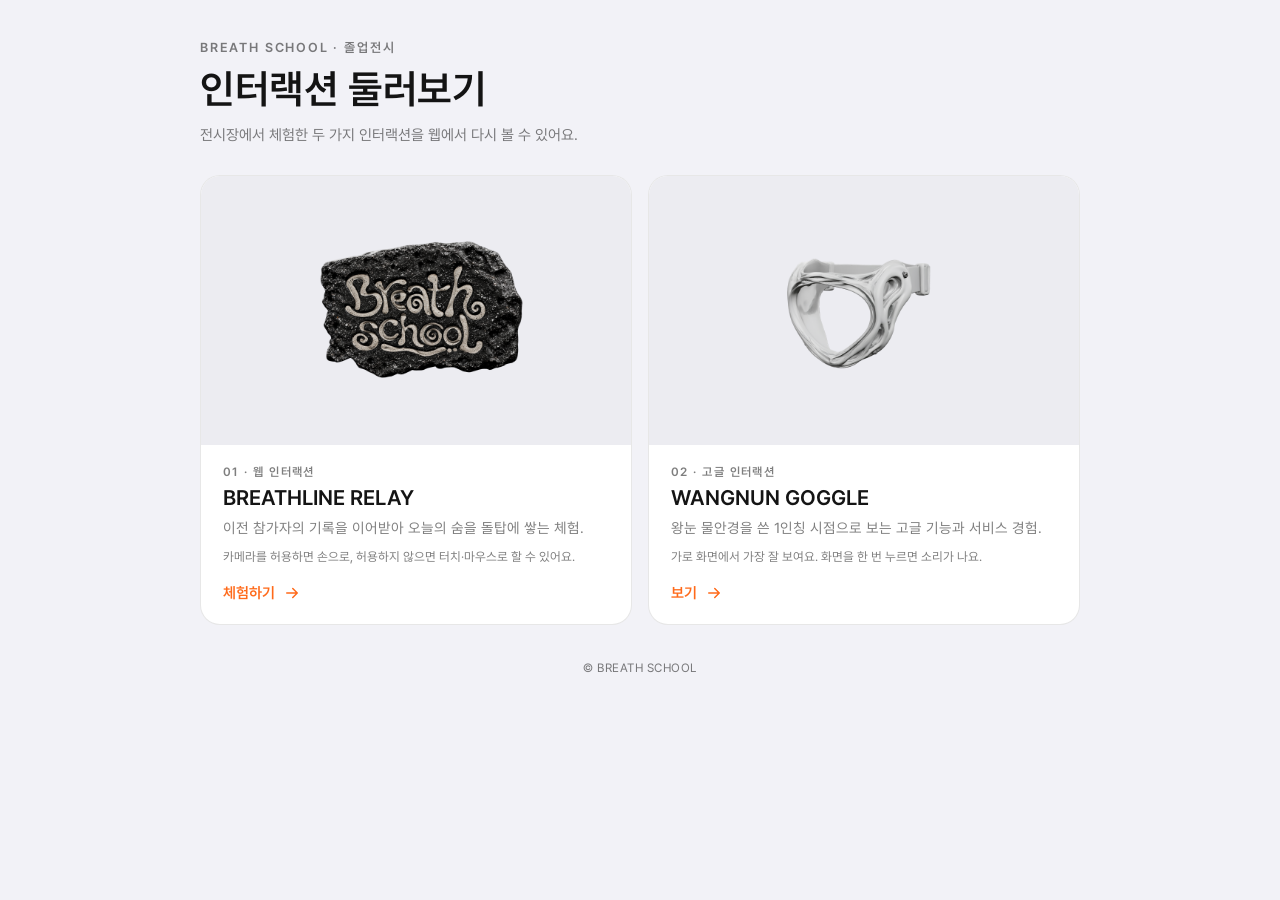
<file: index.html>
<!doctype html>
<html lang="ko">
<head>
<meta charset="utf-8">
<meta name="viewport" content="width=device-width,initial-scale=1,viewport-fit=cover">
<meta name="theme-color" content="#f2f2f7">
<title>BREATH SCHOOL · 인터랙션</title>
<meta name="description" content="BREATHLINE RELAY 웹 인터랙션과 WANGNUN 고글 인터랙션">
<style>
@font-face{font-family:P;font-weight:400;src:local("Pretendard Regular"),url(hub/Pretendard-Regular.otf) format("opentype");font-display:swap}
@font-face{font-family:P;font-weight:600;src:local("Pretendard SemiBold"),url(hub/Pretendard-SemiBold.otf) format("opentype");font-display:swap}
:root{--bg:#f2f2f7;--card:#fff;--ink:#141414;--dim:rgba(20,20,20,.55);--line:rgba(20,20,20,.1);--accent:#ff6a1a}
*{box-sizing:border-box;margin:0}
html,body{background:var(--bg);color:var(--ink)}
body{min-height:100vh;font-family:P,-apple-system,"Apple SD Gothic Neo",sans-serif;-webkit-font-smoothing:antialiased;
  padding:max(40px,env(safe-area-inset-top)) 16px max(40px,env(safe-area-inset-bottom));display:flex;flex-direction:column;align-items:center}
header{width:100%;max-width:880px;margin-bottom:28px}
.eyebrow{font-size:13px;letter-spacing:.14em;color:var(--dim);font-weight:600}
h1{margin-top:10px;font-size:clamp(26px,5vw,40px);font-weight:600;letter-spacing:-.01em;line-height:1.2}
.lead{margin-top:10px;font-size:15px;line-height:1.6;color:var(--dim)}
main{width:100%;max-width:880px;display:grid;grid-template-columns:repeat(auto-fit,minmax(280px,1fr));gap:16px}
a.card{display:flex;flex-direction:column;background:var(--card);border-radius:20px;overflow:hidden;color:inherit;text-decoration:none;
  border:1px solid var(--line);transition:transform .25s ease,box-shadow .25s ease}
a.card:hover{transform:translateY(-3px);box-shadow:0 14px 34px rgba(20,20,20,.08)}
a.card:focus-visible{outline:2px solid var(--accent);outline-offset:3px}
.thumb{aspect-ratio:16/10;background:#ececf1;display:flex;align-items:center;justify-content:center}
.thumb img{width:62%;height:auto;object-fit:contain}
.body{padding:20px 22px 22px;display:flex;flex-direction:column;gap:6px;flex:1}
.num{font-size:12px;letter-spacing:.12em;color:var(--dim);font-weight:600}
h2{font-size:21px;font-weight:600}
p.desc{font-size:14.5px;line-height:1.6;color:var(--dim)}
.go{margin-top:auto;padding-top:14px;display:flex;align-items:center;gap:8px;font-size:15px;font-weight:600;color:var(--accent)}
.go svg{width:18px;height:18px;transition:transform .25s}
a.card:hover .go svg{transform:translateX(3px)}
.tip{display:inline-block;margin-top:4px;font-size:12.5px;color:var(--dim)}
footer{margin-top:36px;font-size:12px;color:var(--dim);letter-spacing:.04em}
</style>
</head>
<body>
<header>
  <p class="eyebrow">BREATH SCHOOL · 졸업전시</p>
  <h1>인터랙션 둘러보기</h1>
  <p class="lead">전시장에서 체험한 두 가지 인터랙션을 웹에서 다시 볼 수 있어요.</p>
</header>
<main>
  <a class="card" href="web/">
    <div class="thumb"><img src="hub/web.png" alt="숨의 돌"></div>
    <div class="body">
      <p class="num">01 · 웹 인터랙션</p>
      <h2>BREATHLINE RELAY</h2>
      <p class="desc">이전 참가자의 기록을 이어받아 오늘의 숨을 돌탑에 쌓는 체험.</p>
      <span class="tip">카메라를 허용하면 손으로, 허용하지 않으면 터치·마우스로 할 수 있어요.</span>
      <span class="go">체험하기<svg viewBox="0 0 24 24" fill="none" stroke="currentColor" stroke-width="2" stroke-linecap="round" stroke-linejoin="round"><path d="M5 12h14M13 6l6 6-6 6"/></svg></span>
    </div>
  </a>
  <a class="card" href="goggle/">
    <div class="thumb"><img src="hub/goggle.png" alt="왕눈 물안경"></div>
    <div class="body">
      <p class="num">02 · 고글 인터랙션</p>
      <h2>WANGNUN GOGGLE</h2>
      <p class="desc">왕눈 물안경을 쓴 1인칭 시점으로 보는 고글 기능과 서비스 경험.</p>
      <span class="tip">가로 화면에서 가장 잘 보여요. 화면을 한 번 누르면 소리가 나요.</span>
      <span class="go">보기<svg viewBox="0 0 24 24" fill="none" stroke="currentColor" stroke-width="2" stroke-linecap="round" stroke-linejoin="round"><path d="M5 12h14M13 6l6 6-6 6"/></svg></span>
    </div>
  </a>
</main>
<footer>© BREATH SCHOOL</footer>
</body>
</html>
</file>
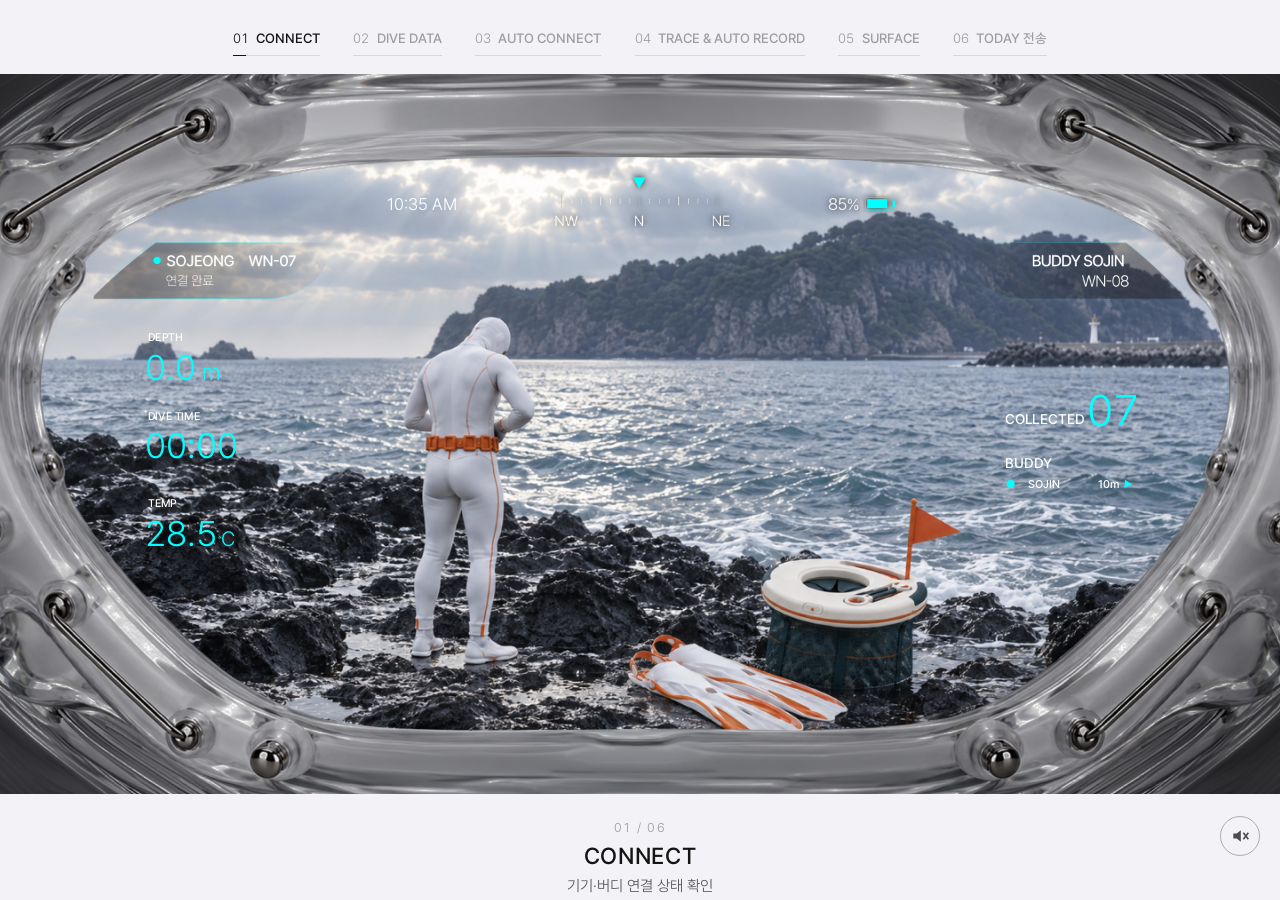
<file: goggle/index.html>
<!doctype html>
<html lang="ko">
<head>
<meta charset="utf-8">
<meta name="viewport" content="width=device-width,initial-scale=1,viewport-fit=cover,user-scalable=no">
<meta name="apple-mobile-web-app-capable" content="yes">
<meta name="apple-mobile-web-app-status-bar-style" content="default">
<meta name="theme-color" content="#f2f2f7">
<meta name="apple-mobile-web-app-title" content="WANGNUN">
<link rel="manifest" href="manifest.webmanifest">
<link rel="apple-touch-icon" href="apple-touch-icon.png">
<title>WANGNUN GOGGLE · 고글 인터랙션</title>
<link rel="stylesheet" href="style.css?v=13">
</head>
<body>
<header class="band band-top">
  <nav class="steps" id="steps" aria-label="장면 순서"></nav>
</header>

<main class="stage-wrap" id="stageWrap">
  <div class="vlayer" id="vlayer"></div>
  <div class="stage" id="stage">
    <div class="scenes" id="scenes"></div>
    <canvas class="motes" id="motes" width="1920" height="1080" aria-hidden="true"></canvas>

    <!-- 공통 HUD: 장면이 바뀌어도 그대로 이어진다 -->
    <div class="hud" aria-hidden="true">
      <p class="clock" id="clock">10:35 AM</p>
      <img class="compass" id="compass" src="assets/compass.png" alt="" style="left:812.4px;top:140px;width:295px;height:111px">
      <img class="battery" src="assets/battery.png" alt="" style="left:1227.4px;top:165px;width:132px;height:61px">

      <div class="side side-l" id="sideL">
        <p class="lab" style="top:395px">DEPTH</p>
        <p class="val" style="top:440px"><b id="vDepth">0.0</b><span class="u">m</span></p>
        <p class="lab" style="top:513px">DIVE TIME</p>
        <p class="val" style="top:558px"><b id="vDive">00:00</b></p>
        <p class="lab" style="top:643px">TEMP</p>
        <p class="val" style="top:690px"><b id="vTemp">28.5</b><span class="u deg"><small>°</small>C</span></p>
      </div>

      <div class="side side-r" id="sideR">
        <p class="lab big" style="left:1507px;top:518px">COLLECTED</p>
        <p class="val huge" style="left:1631px;top:505px"><b id="vCollected">07</b></p>
        <i class="rule" style="left:1503px;top:550px;width:194px"></i>
        <p class="lab big" style="left:1508px;top:584px">BUDDY</p>
        <i class="dot" style="left:1510px;top:609px"></i>
        <p class="lab mid" style="left:1542px;top:615px">SOJIN</p>
        <p class="lab mid" style="left:1647px;top:615px"><span id="vBuddy">10</span>m</p>
        <i class="dir" style="left:1680px;top:603px"><i class="tri" id="vDir"></i></i>
      </div>
    </div>

    <img class="frame" src="assets/frame.png" alt="" style="left:-6.6px;top:-4.9px;width:1933.2px;height:1087.6px">
  </div>
</main>

<footer class="band band-bottom">
  <p class="cap-num" id="capNum">01 / 06</p>
  <h1 class="cap-name" id="capName">CONNECT</h1>
  <p class="cap-desc" id="capDesc">기기·버디 연결 상태 확인</p>
</footer>

<button class="snd" id="snd" onclick="enableSound(!soundOn)" aria-label="소리 켜기/끄기"><i></i></button>

<script src="app.js?v=21"></script>
<script>if('serviceWorker' in navigator)addEventListener('load',()=>navigator.serviceWorker.register('sw.js'));</script>
</body>
</html>
</file>
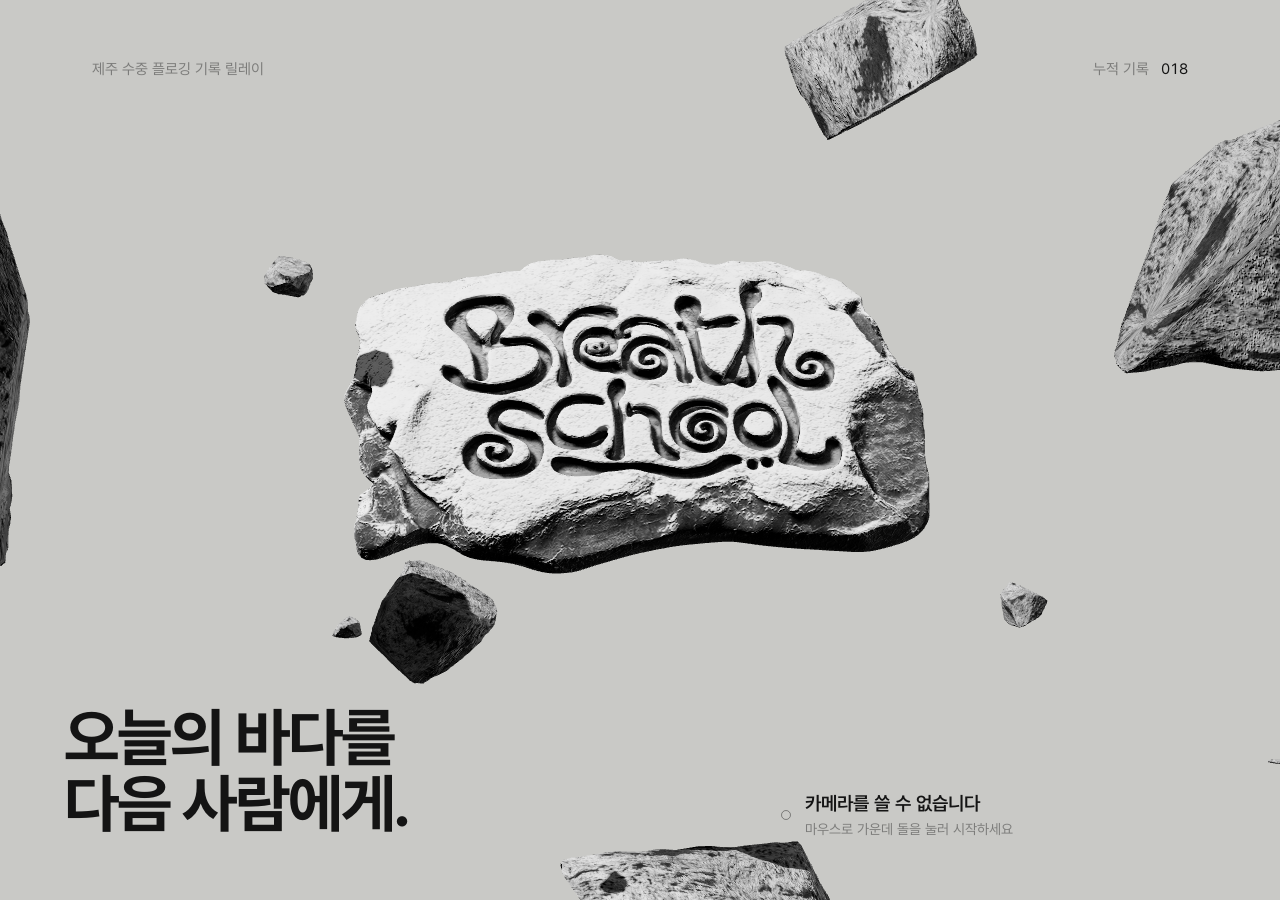
<file: web/index.html>
<!doctype html>
<html lang="ko">
<head>
  <meta charset="utf-8" />
  <meta name="viewport" content="width=device-width, initial-scale=1" />
  <title>BREATHLINE RELAY · Exhibition Prototype</title>
  <link rel="stylesheet" href="styles.css?v=20261023-hs1" />
  <link rel="stylesheet" href="cover.css?v=20261023-hs1" />
  <link rel="stylesheet" href="pages.css?v=20261023-hs1" />
</head>
<body>
  <main id="app"></main>
  <video id="camera" autoplay muted playsinline aria-hidden="true"></video>
  <div id="handCursor" class="hand-cursor" aria-hidden="true">
    <span class="cursor-core"></span><span class="cursor-progress"></span>
  </div>
  <div id="handCursor2" class="hand-cursor second" aria-hidden="true">
    <span class="cursor-core"></span><span class="cursor-progress"></span>
  </div>
  <script type="module" src="app.js?v=20261023-hs1"></script>
</body>
</html>
</file>
<file: goggle/style.css>
@font-face{font-family:P;font-weight:200;src:url(assets/fonts/Pretendard-ExtraLight.otf) format("opentype");font-display:block}
@font-face{font-family:P;font-weight:300;src:url(assets/fonts/Pretendard-Light.otf) format("opentype");font-display:block}
@font-face{font-family:P;font-weight:500;src:url(assets/fonts/Pretendard-Medium.otf) format("opentype");font-display:block}

:root{--cyan:#00ffff;--ink:#fff;--dim:rgba(255,255,255,.42)}
*{box-sizing:border-box;margin:0}
html,body{height:100%;background:#000;color:var(--ink);overflow:hidden}
body{display:flex;flex-direction:column;min-height:100vh;height:100dvh;font-family:P,"Apple SD Gothic Neo",sans-serif;
  -webkit-user-select:none;user-select:none;-webkit-tap-highlight-color:transparent;touch-action:manipulation}

/* 위·아래 검은 띠 */
.band{flex:1 1 0;display:flex;flex-direction:column;justify-content:center;align-items:center;min-height:0;
  padding:0 max(24px,env(safe-area-inset-left)) 0 max(24px,env(safe-area-inset-right))}
.band-top{padding-top:env(safe-area-inset-top)}
.band-bottom{padding-bottom:env(safe-area-inset-bottom);gap:.45em;text-align:center}

/* 순서: 지금 장면은 밝게, 아래 선이 장면 길이만큼 차오른다 */
.steps{display:flex;gap:clamp(14px,2.6vw,44px);font-size:clamp(11px,1.15vw,17px);letter-spacing:.04em}
.step{position:relative;padding:.9em 0 1em;border:0;background:none;color:var(--dim);font:inherit;font-weight:500;cursor:pointer;white-space:nowrap;transition:color .35s}
.step span{margin-right:.55em;font-weight:300;font-variant-numeric:tabular-nums}
.step::after{content:"";position:absolute;left:0;bottom:0;height:1px;width:100%;background:rgba(255,255,255,.14)}
.step i{position:absolute;left:0;bottom:0;height:1px;width:0;background:#fff;z-index:1}
.step.on{color:#fff}
.step.done{color:rgba(255,255,255,.62)}

.cap-num{font-size:clamp(11px,1vw,15px);font-weight:300;color:var(--dim);letter-spacing:.12em;font-variant-numeric:tabular-nums}
.cap-name{font-size:clamp(18px,2vw,30px);font-weight:500;letter-spacing:.03em}
.cap-desc{font-size:clamp(13px,1.35vw,20px);font-weight:300;color:rgba(255,255,255,.78)}
.cap-name,.cap-desc{transition:opacity .4s}
.swap .cap-name,.swap .cap-desc{opacity:0}

/* 16:9 장면: 화면 폭에 맞추고, 남는 높이는 위·아래 띠가 나눠 갖는다 */
.stage-wrap{flex:none;position:relative;width:100vw;height:56.25vw;max-height:calc(100dvh - 150px);overflow:hidden}
.stage{position:absolute;left:50%;top:50%;width:1920px;height:1080px;transform-origin:0 0;overflow:hidden;background:transparent}
.vlayer{position:absolute;overflow:hidden;background:#000}
.bgset{position:absolute;inset:0;opacity:0;transition:opacity .9s ease}
.bgset.on{opacity:1}
.bgset img,.bgset video{position:absolute;display:block;max-width:none;object-fit:fill}
.player{position:absolute;display:block;max-width:none;object-fit:fill;opacity:0;transition:opacity .9s ease;background:transparent}
.player.on{opacity:1}
.stage img{position:absolute;display:block;max-width:none}

.scene{position:absolute;inset:0;opacity:0;transition:opacity .9s ease;pointer-events:none}
.scene.on{opacity:1}
/* 배경 사진은 고정. 움직임은 영상(04)과 HUD로만 */
.world{position:absolute;inset:0}
.motes{position:absolute;inset:0;width:1920px;height:1080px;pointer-events:none}

/* 장면 안 표시: 홀로그램처럼 깜빡이며 나타난다 */
.pop{opacity:0}
.scene.on .pop{animation:holo .9s steps(1,end) forwards;animation-delay:var(--at,1s)}
@keyframes holo{0%{opacity:0}10%{opacity:.85}18%{opacity:.15}28%{opacity:1}36%{opacity:.4}48%,100%{opacity:1}}

/* HUD */
.hud{position:absolute;inset:0;pointer-events:none}
.hud p{position:absolute;line-height:1;transform:translateY(-50%);white-space:nowrap}
.clock{left:580px;top:195px;font-size:25.2px;font-weight:300}
.compass{will-change:transform}
.side{transition:opacity .6s}
.side.off{opacity:0}
.side-l .lab{left:222px}
.lab{font-size:16.5px;font-weight:500;letter-spacing:.01em}
.lab.big{font-size:20.9px}
.lab.mid{font-size:16.8px}
.val{left:218px;font-size:53px;font-weight:300;color:var(--cyan);font-variant-numeric:tabular-nums;letter-spacing:-.01em}
.val b{font-weight:300}
.val .u{margin-left:10px;font-size:34px}
.val .deg{margin-left:2px;font-size:31px}
.val .deg small{position:relative;top:-.55em;font-size:.38em}
.val.huge{font-size:66px}
.rule{position:absolute;height:1px;background:rgba(255,255,255,.55)}
.dot{position:absolute;width:12px;height:12px;border-radius:50%;background:var(--cyan)}
.dir{position:absolute;width:24px;height:24px}
.tri{position:absolute;left:7px;top:6px;width:0;height:0;border-left:11px solid var(--cyan);border-top:6px solid transparent;border-bottom:6px solid transparent;transform-origin:4px 6px}
.bump{animation:bump .9s ease}
@keyframes bump{30%{transform:translateY(-50%) scale(1.25);text-shadow:0 0 18px rgba(0,255,255,.9)}100%{transform:translateY(-50%)}}

/* TODAY 전송 */
.today-pct{left:960px;top:520px;font-size:47.5px;font-weight:500;transform:translate(-50%,-50%)!important;font-variant-numeric:tabular-nums}
.today-fill{position:absolute;left:678.9px;top:559.2px;height:12.5px;width:0;border-radius:7px;background:var(--cyan)}

/* 세로 화면(휴대폰): 순서는 두 줄로 */
@media (max-aspect-ratio:1/1){
  .steps{display:grid;grid-template-columns:repeat(3,auto);column-gap:22px;row-gap:2px;font-size:12px}
  .stage-wrap{max-height:none}
}

/* 소리 시작 안내: 첫 터치로 소리를 켠다(뒤에서는 소리 없이 이미 재생 중) */
.gate{position:fixed;inset:0;z-index:20;display:flex;flex-direction:column;align-items:center;justify-content:center;gap:18px;border:0;background:rgba(0,0,0,.55);color:#fff;font:inherit;cursor:pointer;transition:opacity .5s}
.gate b{font-size:clamp(15px,1.6vw,22px);font-weight:500;letter-spacing:.02em}
.gate-ico{width:64px;height:64px;border:1.5px solid rgba(255,255,255,.8);border-radius:50%;position:relative;animation:gate-pulse 1.8s ease-in-out infinite}
.gate-ico::after{content:"";position:absolute;left:25px;top:20px;border-left:18px solid #fff;border-top:12px solid transparent;border-bottom:12px solid transparent}
@keyframes gate-pulse{50%{transform:scale(1.08);border-color:var(--cyan)}}
.gate.off{opacity:0;pointer-events:none}
/* 소리 켜기/끄기 */
.snd{position:fixed;z-index:15;right:max(20px,env(safe-area-inset-right));bottom:max(18px,env(safe-area-inset-bottom));width:40px;height:40px;border:1px solid rgba(255,255,255,.35);border-radius:50%;background:none;cursor:pointer}
.snd i{position:absolute;inset:0;background:#fff;-webkit-mask:var(--ico) center/20px no-repeat;mask:var(--ico) center/20px no-repeat;opacity:.75;
  --ico:url("data:image/svg+xml;utf8,<svg xmlns='http://www.w3.org/2000/svg' viewBox='0 0 24 24'><path d='M4 9h4l5-4v14l-5-4H4z'/><path d='M16 8l6 8M22 8l-6 8' stroke='black' stroke-width='2'/></svg>")}
.sound-on .snd i{--ico:url("data:image/svg+xml;utf8,<svg xmlns='http://www.w3.org/2000/svg' viewBox='0 0 24 24'><path d='M4 9h4l5-4v14l-5-4H4z'/><path d='M16 8.5a5 5 0 0 1 0 7M18.5 6a8.5 8.5 0 0 1 0 12' fill='none' stroke='black' stroke-width='2'/></svg>")}

/* 위·아래 띠: 사파리 상단 막대와 같은 밝은 회색 + 검은 글자 */
:root{--band:#f2f2f7;--bink:#141414;--bdim:rgba(20,20,20,.38)}
html,body{background:var(--band)}
.band{background:var(--band);color:var(--bink)}
.step{color:var(--bdim)}
.step::after{background:rgba(20,20,20,.12)}
.step i{background:var(--bink)}
.step.on{color:var(--bink)}
.step.done{color:rgba(20,20,20,.62)}
.cap-num{color:var(--bdim)}
.cap-desc{color:rgba(20,20,20,.72)}
.snd{border-color:rgba(20,20,20,.3)}
.snd i{background:var(--bink)}
/* 아래 홈 막대에 글자가 걸리지 않게 위로 */
.band-bottom{padding-bottom:calc(env(safe-area-inset-bottom) + 34px)}
.snd{bottom:calc(max(18px,env(safe-area-inset-bottom)) + 26px)}

/* 장면은 화면 폭 꽉 채움. 위 띠는 순서 줄만큼만, 남는 높이는 아래 글 묶음에 준다 */
.stage-wrap{max-height:calc(100dvh - 160px)}
.band-top{flex:0 0 auto;padding-top:calc(env(safe-area-inset-top) + 22px);padding-bottom:18px}
.steps{font-size:clamp(11px,1.05vw,15px)}
.step{padding:.6em 0 .75em}
.band-bottom{flex:1 1 0;justify-content:flex-start;padding-top:26px;padding-bottom:calc(env(safe-area-inset-bottom) + 22px);gap:.4em}
.cap-name{font-size:clamp(17px,1.8vw,26px)}
.cap-desc{font-size:clamp(12px,1.2vw,17px)}

/* 노트북·모니터처럼 넓은 화면: 아래 글 묶음이 잘리지 않게 장면 높이를 줄이고 여백을 좁힌다 */
@media (min-aspect-ratio:3/2){
  .stage-wrap{max-height:calc(100dvh - 210px)}
  .band-bottom{padding-top:16px;padding-bottom:18px;gap:.3em}
}
</file>
<file: web/styles.css>
/* 다른 컴퓨터에서도 같은 글꼴이 나오도록 Pretendard를 함께 싣는다 */
@font-face{font-family:Pretendard;font-weight:200;font-style:normal;font-display:block;src:local("Pretendard ExtraLight"),url(assets/fonts/Pretendard-ExtraLight.otf) format("opentype")}
@font-face{font-family:Pretendard;font-weight:900;font-style:normal;font-display:block;src:local("Pretendard Black"),url(assets/fonts/Pretendard-Black.otf) format("opentype")}
@font-face{font-family:Pretendard;font-weight:300;font-style:normal;font-display:block;src:local("Pretendard Light"),url(assets/fonts/Pretendard-Light.otf) format("opentype")}
@font-face{font-family:Pretendard;font-weight:400;font-style:normal;font-display:block;src:local("Pretendard Regular"),url(assets/fonts/Pretendard-Regular.otf) format("opentype")}
@font-face{font-family:Pretendard;font-weight:500;font-style:normal;font-display:block;src:local("Pretendard Medium"),url(assets/fonts/Pretendard-Medium.otf) format("opentype")}
@font-face{font-family:Pretendard;font-weight:600;font-style:normal;font-display:block;src:local("Pretendard SemiBold"),url(assets/fonts/Pretendard-SemiBold.otf) format("opentype")}
@font-face{font-family:Pretendard;font-weight:700;font-style:normal;font-display:block;src:local("Pretendard Bold"),url(assets/fonts/Pretendard-Bold.otf) format("opentype")}
@font-face{font-family:Pretendard;font-weight:800;font-style:normal;font-display:block;src:local("Pretendard ExtraBold"),url(assets/fonts/Pretendard-ExtraBold.otf) format("opentype")}
:root {
  --ocean-950:#03171b;
  --ocean-900:#062429;
  --ocean-700:#0b4a50;
  --foam:#f1eee5;
  --muted:#a7bab9;
  --mint:#8bd6c2;
  --orange:#ee7548;
  --purple:#8870c2;
  --line:rgba(202,232,226,.20);
  --glass:rgba(3,24,28,.82);
}

*{box-sizing:border-box}
html,body,#app{width:100%;height:100%;margin:0}
body{overflow:hidden;background:#020f12;color:var(--foam);font-family:Pretendard,"Apple SD Gothic Neo","Noto Sans KR",sans-serif}
button{font:inherit}

.experience{position:relative;width:100%;height:100%;min-height:620px;overflow:hidden;background:
  radial-gradient(circle at 62% 40%,rgba(22,100,100,.18),transparent 40%),
  repeating-linear-gradient(90deg,transparent 0 79px,rgba(255,255,255,.025) 80px),
  repeating-linear-gradient(0deg,transparent 0 79px,rgba(255,255,255,.025) 80px),var(--ocean-950)}

.routebar{position:absolute;z-index:30;top:0;left:0;right:0;height:90px;padding:16px 32px 14px;display:grid;grid-template-columns:190px 1fr 180px;align-items:center;gap:18px;background:linear-gradient(180deg,rgba(1,13,16,.98),rgba(1,13,16,.72));border-bottom:1px solid var(--line)}
.brand{font-size:14px;font-weight:900;letter-spacing:.22em}
.brand small{display:block;margin-top:6px;color:var(--muted);font-size:9px;letter-spacing:.12em;font-weight:500}
.route{display:flex;align-items:center;justify-content:center;gap:0}
.route-step{display:flex;align-items:center;color:#607779;transition:.35s}
.route-step::after{content:"";width:24px;height:1px;margin:0 8px;background:#385052}
.route-step:last-child::after{display:none}
.route-step i{width:30px;height:30px;display:grid;place-items:center;border:1px solid #496064;border-radius:50%;font-size:12px;font-style:normal}
.route-step span{margin-left:6px;font-size:11px;white-space:nowrap}
.route-step.active{color:var(--orange)}
.route-step.active i{border-color:var(--orange);box-shadow:0 0 22px rgba(238,117,72,.35)}
.route-step.done{color:var(--mint)}
.route-step.done i{border-color:var(--mint);background:rgba(139,214,194,.12)}
.system-status{text-align:right;font-size:10px;color:var(--muted);line-height:1.55}
.system-status b{color:var(--mint)}

.scene{position:absolute;inset:90px 0 0;display:grid;grid-template-columns:minmax(0,1fr) 250px}
.scene-main{position:relative;overflow:hidden;display:grid;place-items:center;padding:32px 38px 94px}
.scene-bg{position:absolute;inset:0;width:100%;height:100%;object-fit:cover;opacity:.56;filter:saturate(.72) contrast(1.08) brightness(.72);transform:scale(1.015)}
.scene-bg.contain{object-fit:contain;background:#051b20;opacity:.55}
.scene-video{position:absolute;inset:0;width:100%;height:100%;object-fit:cover;opacity:.62;filter:saturate(.72) contrast(1.08) brightness(.7)}
.veil{position:absolute;inset:0;background:linear-gradient(90deg,rgba(2,18,22,.88),rgba(2,18,22,.16) 60%,rgba(2,18,22,.55)),linear-gradient(0deg,rgba(2,14,18,.92),transparent 58%);pointer-events:none}
.scanlines{position:absolute;inset:0;pointer-events:none;background:repeating-linear-gradient(0deg,transparent 0 3px,rgba(151,238,221,.04) 4px)}

.content{position:relative;z-index:4;width:min(980px,100%)}
.content.bottom{align-self:end}
.eyebrow{color:var(--orange);font-weight:850;letter-spacing:.14em;font-size:12px}
h1,h2{margin:10px 0 15px;line-height:1.06;letter-spacing:-.04em}
h1{font-size:clamp(48px,6.2vw,88px)}
h2{font-size:clamp(34px,4.2vw,58px)}
.lead{max-width:720px;margin:0;color:#d2dddd;font-size:clamp(17px,1.55vw,22px);line-height:1.62}
.micro{margin-top:14px;color:var(--muted);font-size:12px;line-height:1.55}

.actions{display:flex;gap:12px;flex-wrap:wrap;margin-top:24px}
.action{position:relative;min-width:190px;padding:15px 19px;border:1px solid var(--line);background:rgba(255,255,255,.06);color:var(--foam);text-align:left;cursor:pointer;overflow:hidden;transition:.22s}
.action strong,.action small{display:block}.action small{margin-top:5px;color:var(--muted);line-height:1.4}
.action:hover,.action.gaze{border-color:var(--orange);background:rgba(238,117,72,.14);transform:translateY(-2px)}
.action.primary{background:var(--orange);color:#102225;border-color:var(--orange);font-weight:850}
.action.primary small{color:#24383a}
.action:disabled{opacity:.35;cursor:not-allowed;transform:none}
.action .dwell{position:absolute;left:0;bottom:0;height:4px;width:var(--dwell,0%);background:var(--mint)}

.instruction{position:absolute;z-index:20;left:34px;right:284px;bottom:24px;min-height:58px;display:flex;align-items:center;gap:15px;padding:13px 18px;background:rgba(239,236,227,.95);color:#13282b;border-left:5px solid var(--orange);box-shadow:0 18px 55px rgba(0,0,0,.28)}
.instruction-icon{width:36px;height:36px;flex:0 0 36px;display:grid;place-items:center;border:1px solid #395053;border-radius:50%;font-size:18px;animation:hint 1.8s ease-in-out infinite}
.instruction b{font-size:13px;letter-spacing:.04em}.instruction span{display:block;margin-top:3px;font-size:12px;color:#3d5153}
@keyframes hint{50%{transform:translateY(-4px);box-shadow:0 8px 20px rgba(238,117,72,.25)}}

.archive{position:relative;z-index:8;padding:24px 20px 20px;background:linear-gradient(180deg,rgba(4,28,32,.97),rgba(2,15,18,.98));border-left:1px solid var(--line);overflow:hidden}
.archive-label{color:var(--muted);font-size:10px;letter-spacing:.14em}
.archive-count{font-size:38px;font-weight:800;margin-top:5px}.archive-count small{font-size:11px;color:var(--muted);font-weight:500}
.cairn{position:absolute;left:18px;right:18px;bottom:42px;height:60%;display:flex;flex-direction:column-reverse;align-items:center;justify-content:flex-start;gap:-2px}
.cairn-stone{height:clamp(20px,4vh,38px);border:1px solid rgba(224,233,224,.18);background:linear-gradient(150deg,#223538,#09191d);box-shadow:0 8px 15px rgba(0,0,0,.34);border-radius:48% 43% 40% 53% / 56% 48% 52% 44%;display:grid;place-items:center;color:rgba(215,226,219,.55);font:9px ui-monospace,monospace;transition:.5s}
.cairn-stone.new{animation:dropStone .85s cubic-bezier(.18,.85,.26,1.14);border-color:var(--orange);box-shadow:0 0 26px rgba(238,117,72,.42)}
@keyframes dropStone{0%{transform:translateY(-360px) rotate(15deg);opacity:0}75%{transform:translateY(5px) rotate(-2deg);opacity:1}}
.waiting-trace{position:absolute;right:18px;bottom:15px;color:var(--orange);font-size:9px;letter-spacing:.08em}

.mode-grid{display:grid;grid-template-columns:1.15fr .85fr;gap:15px;margin-top:28px;max-width:760px}
.mode-card{padding:22px;border:1px solid var(--line);background:rgba(1,17,20,.72)}
.mode-card h3{margin:4px 0 8px;font-size:20px}.mode-card p{min-height:46px;margin:0;color:var(--muted);font-size:13px;line-height:1.5}

.calendar{display:grid;grid-template-columns:repeat(7,1fr);gap:7px;width:min(560px,85vw);padding:22px;background:rgba(3,24,28,.78);border:1px solid var(--line)}
.date{aspect-ratio:1.35;display:grid;place-items:center;border:1px solid rgba(255,255,255,.06);color:#6d8283;font-size:13px}
.date.live{position:relative;color:#fff;border-color:var(--orange);background:rgba(238,117,72,.13);box-shadow:0 0 32px rgba(238,117,72,.15)}
.date.live::after{content:"모집중";position:absolute;top:5px;right:6px;color:var(--orange);font-size:8px}

.kit-orbit{position:relative;width:min(660px,72vw);aspect-ratio:1.55;display:grid;place-items:center}
.kit-orbit img{width:72%;height:82%;object-fit:contain;filter:drop-shadow(0 28px 60px rgba(0,0,0,.45))}
.kit-chip{position:absolute;padding:9px 12px;border:1px solid var(--line);background:rgba(2,22,25,.88);font-size:11px;color:var(--mint)}
.kit-chip:nth-of-type(1){left:2%;top:22%}.kit-chip:nth-of-type(2){right:0;top:18%}.kit-chip:nth-of-type(3){right:7%;bottom:15%}.kit-chip:nth-of-type(4){left:8%;bottom:12%}

.record-stone{position:relative;width:260px;height:184px;margin:0 auto;background:radial-gradient(circle at 38% 28%,#465457,#18292c 42%,#07171a 80%);border:1px solid rgba(235,240,230,.24);border-radius:47% 43% 50% 39% / 56% 48% 45% 42%;box-shadow:0 32px 70px rgba(0,0,0,.55),inset -22px -22px 45px rgba(0,0,0,.38);display:grid;place-items:center;text-align:center;transform:rotate(-3deg)}
.record-stone::before{content:"";position:absolute;inset:20px;border:1px solid rgba(238,117,72,.35);border-radius:inherit}
.record-stone b{font-size:26px;letter-spacing:.02em}.record-stone span{display:block;margin-top:7px;color:var(--mint);font-size:12px;line-height:1.45}
.map-pin{position:absolute;left:66%;top:43%;width:22px;height:22px;border:2px solid var(--orange);border-radius:50%;box-shadow:0 0 0 12px rgba(238,117,72,.13),0 0 32px var(--orange);animation:hint 1.4s infinite}

.buddy-rings{position:relative;width:min(780px,85vw);height:340px;margin:auto}
.buddy-ring{position:absolute;top:55px;width:245px;height:245px;border:2px solid rgba(139,214,194,.42);border-radius:50%;display:grid;place-items:center;background:rgba(9,62,65,.24);transition:.4s}
.buddy-ring.left{left:9%}.buddy-ring.right{right:9%}.buddy-ring.connected{border-color:var(--orange);box-shadow:0 0 55px rgba(238,117,72,.24)}
.buddy-ring strong{font-size:18px}.buddy-ring small{display:block;margin-top:7px;color:var(--muted);text-align:center}
.buddy-line{position:absolute;left:36%;right:36%;top:177px;height:2px;background:linear-gradient(90deg,var(--mint),var(--orange),var(--mint));transform:scaleX(var(--connected,0));transition:.55s;box-shadow:0 0 16px var(--orange)}

.decision-grid{display:grid;grid-template-columns:1fr 1fr;gap:14px;margin-top:20px;max-width:820px}
.decision{position:relative;padding:20px 20px 22px;border:1px solid var(--line);background:rgba(3,25,29,.82);cursor:pointer;color:var(--foam);text-align:left;overflow:hidden}
.decision:hover,.decision.gaze{border-color:var(--orange);background:rgba(238,117,72,.12)}
.decision b{font-size:20px}.decision span{display:block;margin-top:8px;color:var(--muted);line-height:1.45;font-size:13px}.current-lines{height:44px;margin-top:13px;opacity:.7;background:repeating-linear-gradient(0deg,transparent 0 8px,rgba(139,214,194,.55) 9px,transparent 10px);transform:skewX(-20deg)}
.decision.risky .current-lines{background:repeating-linear-gradient(0deg,transparent 0 5px,rgba(238,117,72,.68) 6px,transparent 7px)}

.dive-hud{position:absolute;z-index:8;left:32px;top:25px;display:flex;gap:8px}.dive-hud span{padding:7px 9px;background:rgba(1,17,20,.74);border:1px solid var(--line);font:10px ui-monospace,monospace}
.trace-target{position:absolute;z-index:9;width:110px;height:110px;border-radius:50%;border:1px solid rgba(241,238,229,.68);background:rgba(238,117,72,.08);box-shadow:0 0 0 13px rgba(238,117,72,.035),0 0 45px rgba(238,117,72,.34);display:grid;place-items:center;color:#fff;cursor:pointer;transition:.25s}
.trace-target:hover,.trace-target.gaze{transform:scale(1.12);border-color:var(--orange)}
.trace-target.found{background:rgba(139,214,194,.26);border-color:var(--mint);box-shadow:0 0 35px rgba(139,214,194,.4)}
.trace-target b{font-size:28px}.trace-target span{position:absolute;top:116px;width:150px;text-align:center;font-size:11px;text-shadow:0 2px 8px #000}
.trace-target.t1{left:21%;top:45%}.trace-target.t2{left:55%;top:32%}.trace-target.t3{left:74%;top:59%}
.trace-counter{position:absolute;z-index:9;right:280px;top:25px;color:var(--mint);font:12px ui-monospace,monospace}

.recovery-game{position:absolute;z-index:18;inset:8% 8% 14%;display:grid;grid-template-rows:auto 1fr auto auto auto;gap:12px;padding:22px 28px;background:rgba(2,18,22,.94);border:1px solid rgba(238,117,72,.72);box-shadow:0 28px 100px rgba(0,0,0,.72),inset 0 0 80px rgba(11,74,80,.32)}
.recovery-head{display:flex;justify-content:space-between;align-items:center;color:var(--orange);font:700 12px ui-monospace,monospace;letter-spacing:.1em}.recovery-head b{font-size:24px;color:var(--foam)}.recovery-head i{font-style:normal}
.recovery-lane{position:relative;min-height:210px;display:flex;align-items:center;justify-content:space-between;overflow:hidden;background:linear-gradient(90deg,rgba(238,117,72,.13),transparent 22% 78%,rgba(238,117,72,.13)),repeating-linear-gradient(0deg,transparent 0 34px,rgba(139,214,194,.06) 35px)}
.recovery-lane::before,.recovery-lane::after{content:"";position:absolute;top:0;bottom:0;width:3px;background:var(--orange);box-shadow:0 0 24px rgba(238,117,72,.7)}.recovery-lane::before{left:20%}.recovery-lane::after{right:20%}
.recovery-gate{position:relative;z-index:2;width:20%;text-align:center;color:var(--orange);font-size:44px;animation:gatePulse .7s ease-in-out infinite alternate}.recovery-object{position:absolute;z-index:3;left:24%;top:50%;width:112px;height:78px;transform:translateY(-50%) rotate(-5deg);display:grid;place-items:center;border-radius:48% 44% 52% 42%;background:linear-gradient(145deg,#304649,#081a1e);border:1px solid var(--mint);font-size:28px;color:var(--mint);transition:left .14s cubic-bezier(.2,.8,.2,1),transform .14s}.recovery-object.right{left:calc(76% - 112px);transform:translateY(-50%) rotate(5deg)}.recovery-object small{font-size:10px;color:var(--foam)}
.recovery-count{text-align:center;color:var(--muted);font-size:13px}.recovery-count b{color:var(--foam);font-size:28px}.recovery-bar{height:8px;background:rgba(255,255,255,.08);overflow:hidden}.recovery-bar i{display:block;width:0;height:100%;background:linear-gradient(90deg,var(--orange),var(--mint));transition:width .12s}.recovery-game p{margin:0;text-align:center;color:var(--foam);font-size:12px}
@keyframes gatePulse{to{transform:translateX(7px);opacity:.62}}

.records-grid{position:relative;z-index:5;display:grid;grid-template-columns:repeat(3,1fr);gap:11px;width:min(910px,100%)}
.record{position:relative;min-height:155px;padding:17px;border:1px solid var(--line);background:rgba(3,25,29,.88);color:var(--foam);text-align:left;cursor:pointer;transition:.25s;overflow:hidden}
.record:hover,.record.gaze{border-color:var(--orange);transform:translateY(-2px)}
.record.selected{border-color:var(--mint);background:rgba(72,132,119,.25)}
.record small{color:var(--orange);letter-spacing:.08em}.record h3{margin:24px 0 7px;font-size:17px}.record p{margin:0;color:var(--muted);font-size:11px;line-height:1.4}.record em{position:absolute;right:12px;top:12px;font-style:normal;color:var(--mint)}
.selection-summary{margin-top:16px;color:var(--muted);font-size:12px}.selection-summary b{color:var(--foam)}

.forge{position:relative;z-index:10;display:grid;grid-template-columns:360px 1fr;align-items:center;gap:44px;width:min(920px,100%)}
.forge-stone{position:relative;width:330px;height:240px;background:radial-gradient(circle at 38% 28%,#4b5b5e,#17282b 42%,#061619 80%);border:1px solid rgba(235,240,230,.24);border-radius:47% 43% 50% 39% / 56% 48% 45% 42%;box-shadow:0 32px 80px rgba(0,0,0,.6),inset -25px -25px 55px rgba(0,0,0,.42);display:grid;place-items:center;animation:stoneBreathe 3s ease-in-out infinite}
@keyframes stoneBreathe{50%{transform:translateY(-8px) rotate(1deg);box-shadow:0 42px 90px rgba(0,0,0,.65),0 0 45px rgba(139,214,194,.12)}}
.glyphs{position:absolute;inset:34px;display:grid;grid-template-columns:1fr 1fr;gap:12px}.glyph{display:grid;place-items:center;border:1px solid rgba(238,117,72,.28);border-radius:50%;color:var(--mint);font-size:11px;text-align:center;padding:9px}
.pass-zone{position:relative;z-index:12;margin-top:22px;width:min(440px,100%);height:120px;padding:20px;border:2px solid var(--orange);display:grid;place-items:center;color:#102225;font-weight:800;letter-spacing:.04em;background:var(--orange);cursor:pointer;pointer-events:auto;overflow:hidden;box-shadow:0 0 0 0 rgba(238,117,72,.32);transition:transform .2s,box-shadow .2s,background .2s}
.pass-zone strong,.pass-zone small{position:relative;z-index:2;display:block;text-align:center}.pass-zone strong{font-size:16px}.pass-zone small{margin-top:7px;color:#314346;font-size:11px;font-weight:600;letter-spacing:0}
.pass-zone:hover,.pass-zone:focus-visible,.pass-zone.gaze{transform:translateY(-3px);background:#ff8b5d;box-shadow:0 12px 40px rgba(238,117,72,.35);outline:none}
.pass-zone:active{transform:translateY(1px)}
.pass-zone .dwell{position:absolute;z-index:1;left:0;bottom:0;width:var(--dwell,0%);height:8px;background:var(--mint)}

.pass-layout{position:relative;z-index:10;width:min(980px,100%);display:grid;grid-template-columns:.8fr 1.2fr;gap:42px;align-items:center}
.handoff-track{position:relative;height:360px;border:1px solid var(--line);background:linear-gradient(90deg,rgba(238,117,72,.11),rgba(139,214,194,.04) 55%,rgba(139,214,194,.14));overflow:hidden;touch-action:none;user-select:none}
.handoff-flow{position:absolute;left:17%;right:17%;top:50%;height:2px;background:linear-gradient(90deg,var(--orange),var(--mint));box-shadow:0 0 28px rgba(139,214,194,.45)}.handoff-flow::after{content:"→";position:absolute;right:-12px;top:-24px;color:var(--mint);font-size:34px}
.handoff-stone{position:absolute;z-index:4;left:8%;top:50%;width:145px;height:108px;transform:translate(-10%,-50%);border:1px solid rgba(238,117,72,.8);border-radius:47% 43% 50% 39% / 56% 48% 45% 42%;background:radial-gradient(circle at 38% 28%,#536366,#1a2e31 43%,#061619 82%);color:var(--foam);cursor:grab;box-shadow:0 22px 46px rgba(0,0,0,.55),0 0 30px rgba(238,117,72,.18);transition:top .12s,box-shadow .15s}.handoff-stone:hover,.handoff-stone:focus-visible{outline:none;box-shadow:0 24px 55px rgba(0,0,0,.64),0 0 38px rgba(238,117,72,.42)}.handoff-stone:active{cursor:grabbing;top:51%}.handoff-stone small{display:block;margin-top:8px;color:var(--orange);font-size:9px;letter-spacing:.08em}.handoff-glyphs{display:flex;justify-content:center;gap:8px;color:var(--mint);font-size:18px}
.handoff-destination{position:absolute;right:4%;top:50%;width:128px;transform:translateY(-50%);text-align:center;color:var(--mint);font:9px ui-monospace,monospace;letter-spacing:.08em}.mini-cairn{height:130px;display:flex;flex-direction:column-reverse;align-items:center;justify-content:center}.mini-cairn i{display:block;width:78px;height:25px;margin-top:-4px;border:1px solid rgba(139,214,194,.45);border-radius:50%;background:#152a2d}.mini-cairn i:nth-child(2){width:62px}.mini-cairn i:nth-child(3){width:88px}.handoff-destination b{display:block;margin-top:8px}
.handoff-progress{position:absolute;left:8%;right:8%;bottom:24px;height:7px;background:rgba(255,255,255,.08)}.handoff-progress i{display:block;width:0;height:100%;background:linear-gradient(90deg,var(--orange),var(--mint));transition:width .08s}

.end-path{display:flex;align-items:center;gap:7px;margin-top:24px;flex-wrap:wrap}.end-path span{padding:8px 10px;border:1px solid var(--line);color:var(--mint);font-size:11px}.end-path i{color:var(--orange);font-style:normal}

.hand-cursor{position:fixed;z-index:200;left:0;top:0;width:54px;height:54px;margin:-27px 0 0 -27px;border:1px solid rgba(255,255,255,.75);border-radius:50%;pointer-events:none;display:none;transform:translate3d(-100px,-100px,0);transition:opacity .2s}
.hand-cursor.visible{display:block}.cursor-core{position:absolute;inset:18px;border-radius:50%;background:var(--orange);box-shadow:0 0 24px rgba(238,117,72,.9)}
.cursor-progress{position:absolute;inset:4px;border-radius:50%;border:3px solid transparent;border-top-color:var(--mint);transform:rotate(calc(var(--cursor-progress,0) * 3.6deg));opacity:.9}
#camera{position:fixed;right:10px;bottom:10px;width:150px;height:95px;z-index:150;object-fit:cover;transform:scaleX(-1);border:1px solid var(--line);opacity:.18;display:none}
#camera.debug{display:block}

.toast{position:absolute;z-index:70;top:108px;left:50%;transform:translateX(-50%);padding:10px 16px;background:var(--foam);color:#13282b;border-left:4px solid var(--mint);font-size:12px;box-shadow:0 12px 38px rgba(0,0,0,.35)}

@media(max-width:1000px){.routebar{grid-template-columns:150px 1fr 120px;padding-left:20px;padding-right:20px}.route-step span{display:none}.route-step::after{width:16px}.scene{grid-template-columns:1fr 190px}.instruction{right:224px}.records-grid{grid-template-columns:repeat(2,1fr)}.archive{padding-left:12px;padding-right:12px}.pass-layout{grid-template-columns:1fr;gap:18px}.handoff-track{height:260px}.recovery-game{inset:5% 4% 16%}}
</file>
<file: web/cover.css>
/* 00 표지 — 밝은 회색 스튜디오 위의 돌. 색은 단색, 변화는 형태와 빛으로. */
.cover-stone{
  --bg:#c9c9c6; --ink:#141414; --ink-2:rgba(20,20,20,.64); --ink-3:rgba(20,20,20,.42); --hair:rgba(20,20,20,.18);
  --gutter:clamp(32px,5vw,96px);
  position:relative;width:100%;height:100%;overflow:hidden;background:var(--bg);color:var(--ink);
}
.cover-canvas{position:absolute;inset:0;opacity:0;transition:opacity 1.2s ease}
.cover-canvas canvas{display:block;width:100%;height:100%}
.cover-stone.is-ready .cover-canvas{opacity:1}

/* 상단 */
.cover-top{position:absolute;z-index:5;top:0;left:0;right:0;display:flex;justify-content:space-between;align-items:baseline;padding:36px var(--gutter);pointer-events:none}
.cover-brand{font-size:15px;color:var(--ink-3)}
.cover-meta{font-size:15px;color:var(--ink-3)}
.cover-meta span{margin-left:8px;color:var(--ink);font-variant-numeric:tabular-nums}

/* 각인 돌 위의 투명 선택 영역 */
.cover-core{position:absolute;z-index:4;left:50%;top:46%;width:34vw;height:36vh;transform:translate(-50%,-50%);padding:0;border:0;background:none;cursor:pointer;border-radius:40%}
.cover-core:focus-visible{outline:1px solid var(--ink);outline-offset:8px}
.is-flowing .cover-core{cursor:alias}

/* 카피 */
.cover-copy{position:absolute;z-index:5;left:var(--gutter);bottom:clamp(40px,7vh,84px);max-width:820px;pointer-events:none}
.cover-copy h1{margin:0;font-size:clamp(56px,5vw,96px);line-height:1.04;font-weight:700;letter-spacing:-.035em}
.cover-lead{margin:0;max-height:0;overflow:hidden;font-size:20px;line-height:1.6;color:var(--ink-2);opacity:0;
  transition:max-height .8s .35s cubic-bezier(.2,.8,.2,1),margin .8s .35s cubic-bezier(.2,.8,.2,1),opacity .6s .6s}
.is-flowing .cover-lead{max-height:120px;margin-top:28px;opacity:1}

/* 우하단 */
.cover-actions{position:absolute;z-index:6;right:var(--gutter);bottom:clamp(40px,7vh,84px);width:min(520px,34vw)}
.cover-hint{margin:0;font-size:17px;color:var(--ink-2);display:flex;align-items:center;gap:14px;transition:opacity .4s}
.cover-hint i{position:relative;width:10px;height:10px;border-radius:50%;background:var(--ink)}
.cover-hint i::after{content:"";position:absolute;inset:-6px;border:1px solid var(--ink);border-radius:50%;animation:hint-ring 2.4s cubic-bezier(.2,.7,.2,1) infinite}
@keyframes hint-ring{0%{transform:scale(.5);opacity:.8}80%,100%{transform:scale(1.6);opacity:0}}
.is-flowing .cover-hint{opacity:0}
.cover-options{position:absolute;left:0;right:0;bottom:0;border-top:1px solid var(--hair);visibility:hidden}
.is-flowing .cover-options{visibility:visible}
.cover-option{position:relative;width:100%;display:grid;grid-template-columns:44px 1fr auto;align-items:center;gap:8px;padding:22px 0;border:0;border-bottom:1px solid var(--hair);background:none;color:var(--ink);text-align:left;cursor:pointer;
  opacity:0;transform:translateY(14px);transition:opacity .5s,transform .6s cubic-bezier(.2,.8,.2,1)}
.is-flowing .cover-option{opacity:1;transform:none}
.is-flowing .cover-option:nth-of-type(1){transition-delay:.9s}
.is-flowing .cover-option:nth-of-type(2){transition-delay:1s}
.cover-return{position:absolute;left:0;bottom:100%;margin:0 0 18px;font-size:14px;color:var(--ink-3);opacity:0;transition:opacity .5s}
.is-flowing .cover-return{opacity:1;transition-delay:1.2s}
.opt-index{font-size:14px;color:var(--ink-3);font-variant-numeric:tabular-nums}
.opt-body b{display:block;font-size:26px;font-weight:600;letter-spacing:-.01em}
.opt-body small{display:block;margin-top:8px;font-size:14px;color:var(--ink-3)}
.cover-option:not(.primary) .opt-body b{font-size:20px;font-weight:500;color:var(--ink-2)}
.opt-arrow{font-size:24px;color:var(--ink-3);transition:transform .35s cubic-bezier(.2,.9,.2,1.2),color .3s}
.cover-option.primary .opt-arrow{color:var(--ink)}
.cover-option:hover .opt-arrow,.cover-option.gaze .opt-arrow,.cover-option:focus-visible .opt-arrow{transform:translateX(8px);color:var(--ink)}
.cover-option:focus-visible{outline:none}
.cover-option .dwell{position:absolute;left:0;bottom:-1px;height:2px;width:var(--dwell,0%);background:var(--ink);transition:width .08s linear}
.cover-status{margin:0;padding:22px 0;font-size:18px;color:var(--ink-2)}

@media (prefers-reduced-motion:reduce){
  .cover-hint i::after{animation:none}
  .cover-lead,.cover-option,.cover-canvas{transition-duration:.01s;transition-delay:0s!important}
}

/* 손 인식 — 표지 전용 커서와 게이지 */
.cover-hint span{display:flex;flex-direction:column;gap:6px}
.cover-hint b{font-size:19px;font-weight:600;color:var(--ink)}
.cover-hint small{font-size:14px;color:var(--ink-3)}
.cover-stone[data-hand="loading"] .cover-hint i::after{animation-duration:1.2s}
.cover-stone[data-hand="failed"] .cover-hint i{background:transparent;border:1px solid var(--ink-3)}
.cover-stone[data-hand="failed"] .cover-hint i::after{display:none}
.cover-option:disabled{opacity:.35!important;cursor:not-allowed}

body.light-ui .hand-cursor{width:44px;height:44px;margin:-22px 0 0 -22px;border:1.5px solid #141414;background:rgba(255,255,255,.35);box-shadow:none;transition:opacity .25s}
body.light-ui .cursor-core{inset:17px;background:#141414;box-shadow:none}
body.light-ui .cursor-progress{inset:-6px;border:0;transform:none;background:conic-gradient(#141414 calc(var(--cursor-progress,0) * 1%),transparent 0);
  -webkit-mask:radial-gradient(closest-side,transparent calc(100% - 3px),#000 calc(100% - 2px));mask:radial-gradient(closest-side,transparent calc(100% - 3px),#000 calc(100% - 2px))}
</file>
<file: web/pages.css>
/* 밝은 무대 페이지 공통 — 표지와 같은 회색·잉크 톤. 오른쪽에는 3D 돌탑이 계속 서 있다. */
.light-page{
  --bg:#c9c9c6; --ink:#141414; --ink-2:rgba(20,20,20,.64); --ink-3:rgba(20,20,20,.42); --hair:rgba(20,20,20,.18);
  --gutter:clamp(32px,5vw,96px);
  position:relative;width:100%;height:100%;overflow:hidden;background:var(--bg);color:var(--ink);
}
.lp-canvas{position:absolute;inset:0;opacity:0;transition:opacity .6s ease}
.lp-canvas canvas{display:block;width:100%;height:100%}
.light-page.is-ready .lp-canvas{opacity:1}

/* 상단: 브랜드 · 과정 · 입력 상태 */
.lp-top{position:absolute;z-index:5;top:0;left:0;right:0;display:grid;grid-template-columns:1fr auto 1fr;align-items:baseline;gap:32px;padding:36px var(--gutter);font-size:15px;color:var(--ink-3)}
.lp-route{display:flex;gap:26px;margin:0;padding:0;list-style:none;font-size:14px}
.lp-route li{display:flex;gap:7px;align-items:baseline;position:relative;padding-bottom:10px;transition:color .4s}
.lp-route li span{font-variant-numeric:tabular-nums;font-size:12px}
.lp-route li.done{color:var(--ink-2)}
.lp-route li.now{color:var(--ink);font-weight:600}
.lp-route li.now::after{content:"";position:absolute;left:0;right:0;bottom:0;height:2px;background:var(--ink)}
/* 진도 표시: 가리키고 머무르면 그 단계로 이동 */
.lp-step{position:relative;display:flex;gap:7px;align-items:baseline;margin:0;padding:0;border:0;background:none;color:inherit;font:inherit;cursor:pointer;transition:color .25s}
.lp-step span{font-variant-numeric:tabular-nums;font-size:12px}
.lp-step .dwell{position:absolute;left:0;bottom:-10px;height:2px;width:var(--dwell,0%);background:currentColor}
.lp-step:hover,.lp-step.gaze{color:var(--ink)}
.page-route .lp-step:hover,.page-route .lp-step.gaze,.page-dive .lp-step:hover,.page-dive .lp-step.gaze{color:#fff}
button.route-step{margin:0;padding:0;border:0;background:none;font:inherit;cursor:pointer}
button.route-step:hover,button.route-step.gaze{color:#fff}
.lp-meta{display:flex;justify-content:flex-end;gap:28px}
.lp-meta b{margin-left:8px;font-weight:400;color:var(--ink);font-variant-numeric:tabular-nums}

.lp-back{position:relative;width:52px;height:52px;margin:-14px 0 0 -14px;display:grid;place-items:center;border:0;border-radius:50%;background:none;color:var(--ink);cursor:pointer;transition:background .25s}
.lp-back svg{width:26px;height:26px;fill:none;stroke:currentColor;stroke-width:1.6;stroke-linecap:round;stroke-linejoin:round;transition:transform .35s cubic-bezier(.2,.9,.2,1.2)}
.lp-back:hover,.lp-back.gaze,.lp-back:focus-visible{background:rgba(20,20,20,.07);outline:none}
.lp-back:hover svg,.lp-back.gaze svg{transform:translateX(-4px)}
.lp-back .dwell{display:none}

/* 공통 제목 */
.lp-kicker{margin:0 0 20px;font-size:16px;color:var(--ink-2);font-variant-numeric:tabular-nums}
.lp-title{margin:0;font-size:clamp(52px,4.2vw,80px);line-height:1.06;font-weight:700;letter-spacing:-.035em}

/* 하단 안내 한 줄 — 표지의 안내와 같은 형식 */
.lp-hint{position:absolute;z-index:5;left:var(--gutter);bottom:clamp(40px,7vh,84px);margin:0;display:flex;align-items:center;gap:16px}
.lp-hint i{position:relative;flex:none;width:10px;height:10px;border-radius:50%;background:var(--ink)}
.lp-hint i::after{content:"";position:absolute;inset:-6px;border:1px solid var(--ink);border-radius:50%;animation:hint-ring 2.4s cubic-bezier(.2,.7,.2,1) infinite}
.lp-hint span{display:flex;flex-direction:column;gap:6px}
.lp-hint b{font-size:19px;font-weight:600}
.lp-hint small{font-size:14px;color:var(--ink-3)}
.lp-cairn-caption{position:absolute;z-index:5;left:0;top:0;margin:0;font-size:14px;color:var(--ink-3);white-space:nowrap;transform:translate3d(-999px,-999px,0);pointer-events:none}
.lp-toast{position:absolute;z-index:8;left:50%;top:110px;transform:translateX(-50%);padding:12px 18px;background:var(--ink);color:#f2f1ed;font-size:15px}

/* ---- 01 신청 ---- */
.apply{position:absolute;z-index:4;left:var(--gutter);top:calc(50% - 20px);transform:translateY(-50%);width:min(760px,48vw)}
.apply .lp-title{margin-bottom:56px}

.cal{width:min(560px,100%)}
.cal-head{display:flex;justify-content:space-between;align-items:baseline;padding-bottom:16px;border-bottom:1px solid var(--hair)}
.cal-head b{font-size:22px;font-weight:600;font-variant-numeric:tabular-nums;letter-spacing:-.01em}
.cal-head span{font-size:14px;color:var(--ink-3)}
.cal-week,.cal-grid{display:grid;grid-template-columns:repeat(7,1fr)}
.cal-week{padding:14px 0 6px;font-size:13px;color:var(--ink-3)}
.cal-week span,.cal-day{text-align:center}
.cal-day{height:48px;display:grid;place-items:center;font-size:17px;color:var(--ink-2);font-variant-numeric:tabular-nums}
.cal-day.past{color:rgba(20,20,20,.26)}
.cal-day.live{position:relative;width:64px;height:64px;margin:-8px auto;padding:0;border:1.5px solid var(--ink);border-radius:50%;background:transparent;color:var(--ink);cursor:pointer;
  display:flex;flex-direction:column;align-items:center;justify-content:center;gap:1px;transition:background .35s,color .35s,transform .45s cubic-bezier(.2,.9,.2,1.3)}
.cal-day.live em{font-style:normal;font-size:20px;font-weight:700;line-height:1}
.cal-day.live small{font-size:10px;letter-spacing:.02em}
.cal-day.live::after{content:"";position:absolute;inset:-1.5px;border:1.5px solid var(--ink);border-radius:50%;opacity:0}
.cal-day.live:hover,.cal-day.live.gaze,.cal-day.live:focus-visible{transform:scale(1.08);outline:none}
.cal-empty{height:48px}

.apply-pick{position:relative;width:min(560px,100%);margin-top:40px;display:grid;grid-template-columns:1fr auto;align-items:center;gap:24px;padding:22px 0;border:0;border-top:1px solid var(--hair);border-bottom:1px solid var(--hair);background:none;color:var(--ink);text-align:left;cursor:pointer}
.pick-body b{display:block;font-size:24px;font-weight:600;letter-spacing:-.01em}
.pick-body small{display:block;margin-top:8px;font-size:15px;color:var(--ink-2)}
.pick-state{position:relative;display:grid;font-size:16px;font-weight:600}
.pick-state>span{grid-area:1/1;transition:opacity .3s,transform .4s cubic-bezier(.2,.8,.2,1)}
.pick-go::after{content:" →";display:inline-block;transition:transform .35s cubic-bezier(.2,.9,.2,1.2)}
.apply-pick:hover .pick-go::after,.apply-pick.gaze .pick-go::after,.apply-pick:focus-visible .pick-go::after{transform:translateX(6px)}
.apply-pick:focus-visible{outline:none}
.pick-done{opacity:0;transform:translateY(8px)}
.apply-pick .dwell{position:absolute;left:0;bottom:-1px;height:2px;width:var(--dwell,0%);background:var(--ink);transition:width .08s linear}

/* 확정 — 날짜가 채워지고 파동이 번진 뒤 다음 단계로 */
.is-confirmed .cal-day.live{background:var(--ink);color:#f2f1ed}
.is-confirmed .cal-day.live::after{animation:apply-ripple 1s cubic-bezier(.2,.7,.2,1) forwards}
.is-confirmed .pick-go{opacity:0;transform:translateY(-8px)}
.is-confirmed .pick-done{opacity:1;transform:none}
.is-confirmed .apply-pick .dwell{width:100%}
@keyframes apply-ripple{0%{transform:scale(1);opacity:.7}100%{transform:scale(2.6);opacity:0}}

@media (prefers-reduced-motion:reduce){
  .lp-hint i::after{animation:none}
  .is-confirmed .cal-day.live::after{animation:none}
}

/* ---- 02 도착 · FIELD KIT ---- */
/* 도착 영상: 처음엔 화면 전체, 끝나면 왼쪽 작은 창으로 줄어든다 */
.kit-video{position:absolute;z-index:20;left:0;top:0;width:100%;height:100%;object-fit:cover;transform-origin:0 0;filter:grayscale(1) contrast(1.05) brightness(1.02);
  transition:transform 1.3s cubic-bezier(.7,0,.2,1)}
.kit-video.is-card{z-index:4;transform:translate(var(--gutter),calc(50vh - 40px)) scale(.26)}
.kit-video-card{position:absolute;z-index:3;left:var(--gutter);top:calc(50vh - 40px);width:26vw;height:26vh;object-fit:cover;filter:grayscale(1) contrast(1.05) brightness(1.02);opacity:0;transition:opacity .3s 1.2s}
.is-arrived .kit-video-card{opacity:1}
.kit-arrive-caption{position:absolute;z-index:21;left:var(--gutter);bottom:clamp(40px,7vh,84px);display:flex;align-items:baseline;gap:20px;color:#fff;font-size:clamp(40px,3.4vw,64px);font-weight:700;letter-spacing:-.03em;text-shadow:0 2px 30px rgba(0,0,0,.25);transition:opacity .5s}
.kit-arrive-caption span{font-size:.45em;font-weight:500;font-variant-numeric:tabular-nums;opacity:.85}
.is-arrived .kit-arrive-caption{opacity:0;pointer-events:none}

/* 영상이 줄어든 뒤 나머지 화면이 나타난다 */
.page-kit .lp-top,.page-kit .kit-copy,.page-kit .lp-hint,.page-kit .lp-canvas{opacity:0;transition:opacity .8s .6s}
.page-kit.is-arrived .lp-top,.page-kit.is-arrived .kit-copy,.page-kit.is-arrived .lp-hint{opacity:1}
.page-kit.is-arrived.is-ready .lp-canvas{opacity:1}
.page-kit .lp-cairn-caption{display:none}

.kit-copy{position:absolute;z-index:5;left:var(--gutter);top:17vh;width:min(760px,40vw)}
.kit-video-caption{position:absolute;left:0;top:calc(59vh - 28px);margin:0;font-size:14px;color:var(--ink-3)}
.lp-next{position:absolute;left:0;top:calc(59vh + 16px);width:26vw;display:grid;grid-template-columns:1fr auto;align-items:center;gap:16px;padding:20px 0;border:0;border-top:1px solid var(--hair);border-bottom:1px solid var(--hair);background:none;color:var(--ink);text-align:left;cursor:pointer;
  opacity:0;transform:translateY(12px);pointer-events:none;transition:opacity .5s,transform .6s cubic-bezier(.2,.8,.2,1)}
.lp-next b{display:block;font-size:22px;font-weight:600}
.lp-next small{display:block;margin-top:6px;font-size:14px;color:var(--ink-3)}
.lp-next-arrow{font-size:24px;transition:transform .35s cubic-bezier(.2,.9,.2,1.2)}
.lp-next:hover .lp-next-arrow,.lp-next.gaze .lp-next-arrow,.lp-next:focus-visible .lp-next-arrow{transform:translateX(8px)}
.lp-next:focus-visible{outline:none}
.lp-next .dwell{position:absolute;left:0;bottom:-1px;height:2px;width:var(--dwell,0%);background:var(--ink);transition:width .08s linear}
.is-open .lp-next{opacity:1;transform:none;pointer-events:auto;transition-delay:1.6s}

/* 가방 위 선택 영역 (3D 위치에 맞춰 크기가 정해진다) */
.kit-core{position:absolute;z-index:6;padding:0;border:0;background:none;cursor:pointer;border-radius:30%}
.kit-core:focus-visible{outline:1px solid var(--ink);outline-offset:6px}
.is-open .kit-core,.page-kit:not(.is-arrived) .kit-core{display:none}

/* 제품 칸 — 이름만 가지런히, 손이나 마우스를 대면 설명이 펼쳐진다 */
.kit-cell{position:absolute;z-index:5;left:0;top:0;height:calc(var(--item-h,200px) + 130px);pointer-events:none;opacity:0;transition:opacity .5s}
.is-open .kit-cell{pointer-events:auto;opacity:1;transition-delay:calc(.9s + var(--i) * .1s)}
.kit-name{position:absolute;left:-50px;right:-50px;top:calc(var(--item-h,200px) + 12px);text-align:center;pointer-events:none}
.kit-name b{position:relative;display:inline-block;white-space:nowrap;font-size:16px;font-weight:600;letter-spacing:.01em;transition:transform .35s cubic-bezier(.2,.8,.2,1)}
.kit-name b span{position:absolute;right:100%;top:50%;transform:translateY(-45%);margin-right:9px;font-size:12px;font-weight:500;color:var(--ink-3);font-variant-numeric:tabular-nums}
.kit-name p{width:236px;margin:10px auto 0;font-size:13px;line-height:1.6;text-align:center;word-break:keep-all;overflow-wrap:break-word;text-wrap:pretty;color:var(--ink-2);opacity:0;transform:translateY(-6px);transition:opacity .3s,transform .35s cubic-bezier(.2,.8,.2,1)}
.kit-cell:hover .kit-name p,.kit-cell.gaze .kit-name p{opacity:1;transform:none}
.kit-cell:hover .kit-name b,.kit-cell.gaze .kit-name b{transform:translateY(-2px)}
.kit-cell .dwell{display:none}

/* 가방 바로 아래 안내 — 무엇을 해야 하는지 가방 옆에서 바로 읽힌다 */
.kit-bag-hint{position:absolute;z-index:6;left:0;top:0;margin:0;display:flex;align-items:center;gap:14px;white-space:nowrap;font-size:19px;font-weight:600;transform:translate3d(-999px,-999px,0);pointer-events:none;opacity:0;transition:opacity .6s .9s}
.kit-bag-hint i{position:relative;width:10px;height:10px;border-radius:50%;background:var(--ink)}
.kit-bag-hint i::after{content:"";position:absolute;inset:-6px;border:1px solid var(--ink);border-radius:50%;animation:hint-ring 2.4s cubic-bezier(.2,.7,.2,1) infinite}
.is-arrived .kit-bag-hint{opacity:1}
.is-open .kit-bag-hint{opacity:0;transition-delay:0s}

/* ---- 03 이전 기록 받기 ---- */
.page-receive .lp-cairn-caption{display:none}
.rec-copy{position:absolute;z-index:5;left:var(--gutter);top:17vh;width:min(760px,40vw)}
.rec-received{width:min(560px,31vw)}
.rec-received{margin-top:9vh}
.rec-from{margin:0 0 18px;font-size:14px;color:var(--ink-3);opacity:0;transition:opacity .5s .5s}
.trace-rows{margin:0;border-top:1px solid var(--hair)}
.trace-row{display:grid;grid-template-columns:120px 1fr;align-items:baseline;padding:18px 0;border-bottom:1px solid var(--hair);
  opacity:0;transform:translateY(10px);transition:opacity .5s,transform .6s cubic-bezier(.2,.8,.2,1)}
.trace-row dt{font-size:14px;color:var(--ink-3)}
.trace-row dd{margin:0;font-size:24px;font-weight:600;letter-spacing:-.01em}
.trace-row dd time{display:block;margin-top:6px;font-size:14px;font-weight:400;color:var(--ink-3)}
.rec-note{margin:22px 0 0;white-space:nowrap;font-size:15px;line-height:1.6;color:var(--ink-2);word-break:keep-all;opacity:0;transition:opacity .6s}
.rec-next{position:relative;left:auto;top:auto;width:100%;margin-top:34px}
.is-received .rec-from{opacity:1}
.is-received .trace-row{opacity:1;transform:none;transition-delay:calc(.7s + var(--i) * .22s)}
.is-received .rec-note{opacity:1;transition-delay:1.5s}
.is-received .rec-next{opacity:1;transform:none;pointer-events:auto;transition-delay:1.9s}

.today-core{position:absolute;z-index:6;padding:0;border:0;background:none;cursor:pointer;border-radius:30%}
.today-core:focus-visible{outline:1px solid var(--ink);outline-offset:6px}
.is-received .today-core{display:none}
.is-received .today-hint{opacity:0;transition-delay:0s}

/* ---- 04 버디 확인 ---- */
.page-buddy .lp-cairn-caption{display:none}
.bud-copy{position:absolute;z-index:5;left:var(--gutter);top:17vh;width:min(760px,40vw)}
.page-buddy .lp-title{white-space:nowrap}
.bud-ref{margin-top:7vh;width:min(520px,29vw);padding-top:18px;border-top:1px solid var(--hair)}
.bud-ref-label{margin:0;font-size:14px;color:var(--ink-3)}
.bud-ref-text{margin:10px 0 0;font-size:24px;line-height:1.4;font-weight:600;letter-spacing:-.01em}
.bud-ref-lead{margin:14px 0 0;font-size:16px;line-height:1.6;color:var(--ink-2);word-break:keep-all}
.bud-foot{width:min(520px,29vw);margin:18px 0 0;padding-top:18px;border-top:1px solid var(--hair);font-size:14px;line-height:1.6;color:var(--ink-3);word-break:keep-all}
.bud-next{position:relative;left:auto;top:auto;width:min(520px,29vw);margin-top:18px}
.is-connected .bud-next{opacity:1;transform:none;pointer-events:auto;transition-delay:1.1s}

/* 손 돌 위 선택 영역(3D 위치에 맞춰진다) */
.hand-target{position:absolute;z-index:6;padding:0;border:0;background:none;cursor:pointer;border-radius:30%}
.hand-target:focus-visible{outline:1px solid var(--ink);outline-offset:6px}
.you-ok [data-hand-stone="you"],.buddy-ok [data-hand-stone="buddy"]{cursor:default}

/* 두 돌 사이 안내 */
.bud-hint{position:absolute;z-index:5;left:0;top:0;margin:0;text-align:center;font-size:17px;font-weight:600;line-height:1.5;transform:translate3d(-999px,-999px,0);pointer-events:none;transition:opacity .4s}
.is-connected .bud-hint{opacity:0}

/* 체크 목록 — 확인되면 항목 앞에 체크가 그려진다 */
.hand-list{position:absolute;z-index:5;left:0;top:0;width:320px;transform:translate3d(-999px,-999px,0);pointer-events:none}
.hand-tag{margin:0 0 12px;text-align:center;font-size:15px;color:var(--ink-2)}
.hand-tag b{margin-right:10px;font-size:15px;font-weight:700;letter-spacing:.06em;color:var(--ink)}
.hand-list ul{margin:0;padding:0;list-style:none;border-top:1px solid var(--hair)}
.hand-list li{position:relative;padding:11px 0 11px 30px;border-bottom:1px solid var(--hair);font-size:15px;line-height:1.45;color:var(--ink-2);word-break:keep-all}
.hand-list li::before{content:"";position:absolute;left:2px;top:13px;width:16px;height:16px;border:1.5px solid var(--ink-3);border-radius:50%;transition:background .3s,border-color .3s}
.hand-list li::after{content:"";position:absolute;left:7px;top:16px;width:5px;height:8px;border:solid #f2f1ed;border-width:0 2px 2px 0;transform:rotate(45deg) scale(0);transition:transform .35s cubic-bezier(.2,.9,.2,1.4)}
.hand-list.checked li{color:var(--ink)}
.hand-list.checked li::before{background:var(--ink);border-color:var(--ink)}
.hand-list.checked li::after{transform:rotate(45deg) scale(1)}
.hand-list.checked li:nth-child(2)::before,.hand-list.checked li:nth-child(2)::after{transition-delay:.15s}

.is-connected .hand-target{display:none}

/* ---- 05 경로 판단: 파도 영상 전체 + 검은 막 + 가운데 저울 ---- */
.page-route{background:#111;color:#fff}
.page-route .lp-cairn-caption{display:none}
.route-sea{position:absolute;z-index:0;inset:0;overflow:hidden}
.route-sea video{position:absolute;inset:0;width:100%;height:100%;object-fit:cover;filter:grayscale(1) contrast(1.05) brightness(.95)}
.route-sea::after{content:"";position:absolute;inset:0;background:rgb(8,9,10);opacity:0;transition:opacity 1.2s ease}
.page-route.is-band .route-sea::after{opacity:.62}
.page-route .lp-canvas{z-index:1}
/* 상단 바는 흰 글씨 */
.page-route .lp-top{color:rgba(255,255,255,.6)}
.page-route .lp-route li.now,.page-route .lp-meta b,.page-route .lp-back{color:#fff}
.page-route .lp-route li.now::after{background:#fff}
.page-route .lp-route li.done{color:rgba(255,255,255,.8)}
.page-route .lp-back:hover,.page-route .lp-back.gaze{background:rgba(255,255,255,.1)}

/* 위 가운데: 상황 */
.route-ctx{position:absolute;z-index:3;left:0;right:0;top:128px;text-align:center;transition:top 1.2s cubic-bezier(.7,0,.2,1)}
.page-route:not(.is-band) .route-ctx{top:calc(50% - 90px);text-shadow:0 2px 30px rgba(0,0,0,.35)}
.route-ctx .k{margin:0;font-size:15px;color:rgba(255,255,255,.62);letter-spacing:.02em}
.route-ctx h2{margin:12px 0 0;font-size:64px;line-height:1.1;font-weight:700;letter-spacing:-.035em}
.route-ctx .ev{display:inline-flex;gap:12px;margin:18px 0 0;font-size:16px;color:rgba(255,255,255,.62);opacity:0;transition:opacity .6s .9s}
.route-ctx .ev b{font-weight:500;color:rgba(255,255,255,.9)}
.page-route.is-band .route-ctx .ev{opacity:1}

/* 양 끝 돌 바로 아래: 선택지 (3D 위치에 맞춰진다) */
.bal-end{position:absolute;z-index:3;left:0;top:0;width:340px;padding:0;border:0;background:none;color:#fff;text-align:center;cursor:pointer;transform:translate3d(-999px,-999px,0);
  opacity:0;transition:opacity .4s}
.page-route.is-band .bal-end{opacity:calc(.3 + .7 * var(--w,1));transition-delay:0s}
.bal-end.left{--w:clamp(0,calc(.5 + var(--lean,0) * .5),1)}
.bal-end.right{--w:clamp(0,calc(.5 - var(--lean,0) * .5),1)}
.bal-end .opt-index{display:block;font-size:14px;color:rgba(255,255,255,.55)}
.bal-end b{display:block;margin-top:8px;font-size:26px;line-height:1.3;font-weight:600;letter-spacing:-.015em;word-break:keep-all}
.bal-end em{display:block;margin-top:10px;font-style:normal;font-size:14px;font-weight:600;opacity:0;transition:opacity .3s}
.bal-end:focus-visible{outline:1px solid #fff;outline-offset:8px}
.page-route .bal-end.picked{opacity:1}.bal-end.picked em{opacity:1}
.page-route.is-picked .bal-end:not(.picked){opacity:.15}

/* 버티기 게이지 — 기운 쪽 끝 위 */
.bal-hold{position:absolute;z-index:4;left:0;top:0;display:flex;align-items:center;gap:10px;font-size:14px;font-weight:600;color:#fff;white-space:nowrap;transform:translate3d(-999px,-999px,0);opacity:0;transition:opacity .25s;pointer-events:none}
.bal-hold.on{opacity:1}
.bal-hold i{width:28px;height:28px;border-radius:50%;background:conic-gradient(#fff var(--p,0%),rgba(255,255,255,.2) 0);-webkit-mask:radial-gradient(closest-side,transparent calc(100% - 3px),#000 calc(100% - 2px));mask:radial-gradient(closest-side,transparent calc(100% - 3px),#000 calc(100% - 2px))}

/* 아래 가운데: 질문과 손동작 */
.route-ask{position:absolute;z-index:3;left:0;right:0;bottom:64px;text-align:center;opacity:0;transition:opacity .6s 1.2s}
.page-route.is-band .route-ask{opacity:1}
.page-route.is-picked .route-ask{opacity:0;transition-delay:0s}
.route-ask h3{margin:0;font-size:24px;font-weight:600;letter-spacing:-.01em}
.route-ask .how{display:inline-flex;align-items:center;gap:12px;margin:12px 0 0;font-size:15px;color:rgba(255,255,255,.6)}
.route-ask .how i{display:inline-flex;align-items:center;gap:8px;font-style:normal;font-weight:600;color:#fff}
.route-ask .how svg{width:34px;height:12px;fill:none;stroke:#fff;stroke-width:1.6;stroke-linecap:round;stroke-linejoin:round}

@media (prefers-reduced-motion:reduce){.route-sea::after,.route-ctx{transition:none}}

/* ---- 06 잠수·기록: 어두운 바다를 비추며, 대상마다 다른 행동과 기록 ---- */
.page-dive{background:#0b0d0e;color:#fff}
.page-dive .lp-cairn-caption{display:none}
.page-dive .lp-top{color:rgba(255,255,255,.6)}
.page-dive .lp-route li.now,.page-dive .lp-meta b,.page-dive .lp-back{color:#fff}
.page-dive .lp-route li.now::after{background:#fff}
.page-dive .lp-route li.done{color:rgba(255,255,255,.8)}
.page-dive .lp-back:hover,.page-dive .lp-back.gaze{background:rgba(255,255,255,.1)}

.dive-stage{position:absolute;inset:0;overflow:hidden;--mx:50%;--my:72%;--murk:0;--tug:0;--pin:0}
.dive-bg{position:absolute;inset:-2%;width:104%;height:104%;object-fit:cover;filter:grayscale(1) contrast(1.08) brightness(.9) blur(calc(var(--murk) * 9px));transition:transform .35s cubic-bezier(.2,.8,.2,1)}
.scene-plastic.phase-pull .dive-bg{transform:translateX(calc(var(--tug) * 10px))}
/* 시야 저하: 뿌연 막이 짙어진다 */
.dive-haze{position:absolute;inset:0;background:rgba(150,160,160,.55);opacity:calc(var(--murk) * .9);pointer-events:none}
/* 손전등: 어두운 막에 손 위치로 구멍이 뚫린다 */
.scene-plastic .dive-bg{filter:blur(calc(var(--murk) * 9px))}
.dive-dark{position:absolute;inset:0;background:rgba(3,5,6,.62);-webkit-backdrop-filter:grayscale(1) brightness(.55);backdrop-filter:grayscale(1) brightness(.55);pointer-events:none;
  -webkit-mask:radial-gradient(circle 250px at var(--mx) var(--my),transparent 0,transparent 45%,#000 100%);mask:radial-gradient(circle 250px at var(--mx) var(--my),transparent 0,transparent 45%,#000 100%);transition:opacity .9s ease}
.phase-ready .dive-dark,.phase-pull .dive-dark,.phase-keep .dive-dark,.phase-done .dive-dark,.phase-stop .dive-dark{opacity:.7}
.scene-visibility .dive-dark{opacity:.35;-webkit-mask:none;mask:none}

/* 발견 표시: 찾기 전엔 보이지 않다가 드러난다 */
.dive-find{position:absolute;left:var(--fx);top:var(--fy);transform:translate(-50%,-50%);pointer-events:none;opacity:0;transition:opacity .5s}
.dive-find i{display:block;width:210px;height:210px;border:1.5px solid rgba(255,255,255,.85);border-radius:50%;transform:scale(.7);transition:transform .7s cubic-bezier(.2,.9,.2,1.2)}
.dive-find span{position:absolute;left:50%;top:calc(100% + 14px);transform:translateX(-50%);white-space:nowrap;font-size:17px;font-weight:600}
.phase-ready .dive-find,.phase-pull .dive-find,.phase-keep .dive-find,.phase-done .dive-find,.phase-stop .dive-find{opacity:1}
.scene-plastic .dive-find{display:none} /* 플라스틱은 AR 인식 틀로 표시 */
.phase-ready .dive-find i,.phase-pull .dive-find i,.phase-keep .dive-find i,.phase-done .dive-find i{transform:scale(1)}
.scene-visibility .dive-find{display:none}

/* 플라스틱: 병 양옆의 손모양 돌 두 개 — 켜진 쪽으로 손을 가져가면 반대쪽이 켜진다 */
.dive-pull{position:absolute;z-index:4;inset:0;opacity:0;pointer-events:none;transition:opacity .4s}
.phase-pull .dive-pull{opacity:1}
.pull-target{position:absolute;top:49%;width:170px;height:170px;margin:-85px 0 0 -85px;display:grid;place-items:center}
.pull-target.l{left:31%}.pull-target.r{left:69%}
.pull-target img{position:relative;width:104px;height:auto;opacity:.32;filter:grayscale(1) drop-shadow(0 10px 18px rgba(0,0,0,.5));transition:opacity .25s,filter .25s,transform .25s}
.pull-target.l img{transform:scaleX(-1)}
.pull-target .ring{position:absolute;inset:0;border-radius:50%;border:1px solid rgba(255,255,255,.28);transition:border-color .25s,box-shadow .25s}
.pull-target .chev{position:absolute;top:50%;font-size:54px;font-weight:200;line-height:1;color:#fff;opacity:0;transform:translateY(-54%)}
.pull-target.l .chev{right:calc(100% + 16px)}.pull-target.r .chev{left:calc(100% + 16px)}
.pull-target.on img{opacity:1;filter:none}
.pull-target.on .ring{border-color:#fff;box-shadow:0 0 28px rgba(255,255,255,.25),inset 0 0 22px rgba(255,255,255,.12);animation:pull-breathe 1s ease-in-out infinite}
.pull-target.on .chev{opacity:.9;animation:pull-chev .8s ease-in-out infinite}
.pull-target.hit .ring{animation:pull-hit .35s ease-out}
@keyframes pull-breathe{50%{transform:scale(1.06)}}
@keyframes pull-chev{50%{opacity:.35}}
@keyframes pull-hit{0%{transform:scale(1);box-shadow:0 0 0 rgba(255,255,255,.7)}100%{transform:scale(1.25);box-shadow:0 0 60px rgba(255,255,255,0);opacity:0}}
.pull-stats{display:none;align-items:baseline;justify-content:center;gap:6px;margin:14px 0 0;font-size:16px;color:rgba(255,255,255,.7)}
.pull-stats i{width:40px}
.pull-stats b{font-size:26px;font-weight:600;color:#fff;font-variant-numeric:tabular-nums}
.is-pulling .pull-stats{display:flex}
/* 미니게임 중엔 손 목표·안내·타이머만 남기고 주변 정보는 흐리게 걷어낸다 */
.page-dive .lp-top,.page-dive .ar-hud,.page-dive .ar-tag-body,.page-dive .ar-icon{transition:opacity .45s,filter .45s}
.page-dive.is-pulling .lp-top,.page-dive.is-pulling .ar-hud{opacity:0;filter:blur(6px);pointer-events:none}
.page-dive .ar-target{transition:filter .45s}
.page-dive.is-pulling .ar-target{filter:opacity(.35)}
.page-dive.is-pulling .ar-tag{visibility:hidden}
.page-dive.is-pulling .scene-plastic .dive-bg{filter:blur(7px) brightness(.8)}
.scene-plastic .dive-bg{transition:transform .35s cubic-bezier(.2,.8,.2,1),filter .5s}
/* 인식 → 시작 확인: 태그가 다 뜬 뒤 버튼이 나타나고, 머무르면 좌우 당기기 시작 */
.dive-start{position:absolute;left:50%;top:calc(100% + 18px);display:none;place-items:center;width:120px;height:169px;margin:0;padding:0;border:0;background:none;color:#fff;font:inherit;cursor:pointer;opacity:0;transform:translateX(-50%)}
/* 손바닥 윤곽 + 머무르는 동안 손바닥이 아래에서 위로 차오른다 */
.dive-start .palm-line{position:absolute;inset:0;width:100%;height:100%;overflow:visible}
.dive-start .palm-line path{fill:rgba(0,0,0,.18);stroke:#fff;stroke-width:1.6;stroke-linejoin:round;vector-effect:non-scaling-stroke;transition:stroke-width .2s}
.dive-start .palm-fill{position:absolute;inset:0;background:linear-gradient(to top,rgba(255,255,255,.34) var(--dwell,0%),transparent 0);-webkit-mask:url(assets/dive/palm.svg) center/100% 100% no-repeat;mask:url(assets/dive/palm.svg) center/100% 100% no-repeat}
/* START는 손바닥 아래쪽 넓은 면 안쪽, 윤곽선과 충분히 떨어지게 */
.dive-guide .dive-start b{position:absolute;left:22%;right:4%;top:66%;margin:0;text-align:center;font-size:15px;font-weight:700;line-height:1;letter-spacing:.08em;white-space:nowrap}
.dive-start:hover .palm-line path,.dive-start.gaze .palm-line path{stroke-width:2.6}
.is-ready .dive-guide{bottom:250px}
.is-ready .dive-start{display:grid;animation:start-in .5s 1.3s ease-out forwards}
@keyframes start-in{from{opacity:0;transform:translate(-50%,10px)}to{opacity:1;transform:translate(-50%,0)}}
.dive-guide small:empty{display:none}

/* 그물: 경계선 — 안으로 들어가면 경고, 바깥에 머무르면 위치 핀 */
.dive-zone{position:absolute;left:var(--fx);top:var(--fy);width:640px;height:640px;margin:-320px 0 0 -320px;border:1.5px dashed rgba(255,255,255,.55);border-radius:50%;pointer-events:none;opacity:0;transition:opacity .5s,border-color .3s}
.dive-zone i{position:absolute;inset:170px;border-radius:50%;background:rgba(255,255,255,calc(var(--pin) * .9));transform:scale(calc(.2 + var(--pin) * .8));transition:transform .15s}
.scene-net.phase-keep .dive-zone,.scene-net.phase-done .dive-zone{opacity:1}
.scene-net.too-near .dive-zone{border-color:#fff;border-style:solid;animation:zone-warn .5s ease}
.scene-net.too-near .dive-find i{border-width:3px}
@keyframes zone-warn{0%,100%{transform:scale(1)}40%{transform:scale(1.04)}}
.scene-net.phase-done .dive-zone i{background:#fff;transform:scale(.12)}

/* 시야: 오른쪽 위 수치 */
.dive-vis{position:absolute;right:var(--gutter);top:140px;text-align:right;opacity:0;transition:opacity .5s}
.dive-vis span{display:block;font-size:14px;color:rgba(255,255,255,.62)}
.dive-vis b{display:block;margin-top:4px;font-size:56px;font-weight:700;letter-spacing:-.03em;font-variant-numeric:tabular-nums}
.scene-visibility .dive-vis{opacity:1}

/* 복귀 신호: 화면 위쪽 가운데 */
.dive-up{position:absolute;left:50%;top:150px;width:360px;transform:translateX(-50%);display:flex;flex-direction:column;align-items:center;gap:8px;padding:0 0 16px;border:0;background:none;color:#fff;cursor:pointer;opacity:0;pointer-events:none;transition:opacity .5s}
.dive-up svg{width:44px;height:44px;fill:none;stroke:#fff;stroke-width:1.6;stroke-linecap:round;stroke-linejoin:round;transition:transform .35s cubic-bezier(.2,.9,.2,1.2)}
.dive-up b{font-size:26px;font-weight:600}
.dive-up small{font-size:14px;color:rgba(255,255,255,.62)}
.dive-up .dwell{position:absolute;left:0;bottom:0;height:2px;width:var(--dwell,0%);background:#fff}
.scene-visibility.phase-signal .dive-up{opacity:1;pointer-events:auto}
.dive-up:hover svg,.dive-up.gaze svg{transform:translateY(-8px)}

/* 위: 수심·버디·경로 한 줄 */
.dive-hud{position:absolute;z-index:5;left:0;right:0;top:92px;margin:0;display:block;padding:0;border:0;background:none;text-align:center;font-size:14px;color:rgba(255,255,255,.62)}
.dive-hud i{display:inline-block;width:3px;height:3px;margin:0 12px;border-radius:50%;background:currentColor;vertical-align:middle}

/* 아래 가운데: 지금 할 일 */
.dive-guide{position:absolute;z-index:5;left:0;right:0;bottom:132px;transition:bottom .3s;text-align:center;text-shadow:0 2px 24px rgba(0,0,0,.5)}
.dive-guide b{display:block;font-size:30px;font-weight:700;letter-spacing:-.02em}
.dive-guide small{display:block;margin-top:10px;font-size:16px;color:rgba(255,255,255,.66)}

/* 맨 아래: 서로 다른 기록 조각이 하나씩 쌓인다 */
.dive-records{position:absolute;z-index:5;left:50%;bottom:28px;display:flex;gap:40px;margin:0;padding:0;list-style:none;transform:translateX(-50%)}
.drec{min-width:220px;padding-top:12px;border-top:2px solid #fff;animation:rec-in .6s cubic-bezier(.2,.8,.2,1)}
.drec span{display:block;font-size:12px;letter-spacing:.04em;color:rgba(255,255,255,.62)}
.drec b{display:block;margin-top:6px;font-size:17px;font-weight:600}
.drec small{display:block;margin-top:4px;font-size:13px;color:rgba(255,255,255,.55)}
.drec.place{border-top-style:dashed}
.drec.judge{border-top:2px solid rgba(255,255,255,.4);border-left:2px solid #fff;padding-left:12px}
@keyframes rec-in{from{opacity:0;transform:translateY(14px)}to{opacity:1;transform:none}}

@media (prefers-reduced-motion:reduce){.dive-bg,.dive-find i,.dive-dark{transition:none}.drec{animation:none}}
/* 어두운 화면(05·06)의 손 커서 */
body.dark-ui .hand-cursor{border-color:#fff;background:rgba(255,255,255,.12)}
body.dark-ui .cursor-core{background:#fff}
body.dark-ui .cursor-progress{background:conic-gradient(#fff calc(var(--cursor-progress,0) * 1%),transparent 0)}

/* ---- AR 고글 인터페이스 (잠수 중 시야) — aqua 선과 숫자, 그림자로 가독성 확보 ---- */
.page-dive{--ar:#5ff5ee}
.ar-hud{position:absolute;z-index:4;inset:0;pointer-events:none;color:#fff;text-shadow:0 0 14px rgba(0,0,0,.85)}
.ar-left{position:absolute;left:112px;top:50%;transform:translateY(-50%);display:grid;gap:22px}
.ar-left p,.ar-right p{margin:0}
.ar-left span,.ar-right span{display:block;font-size:15px;font-weight:500;letter-spacing:.04em}
.ar-left b{display:block;margin-top:6px;font-size:16px;font-weight:400;line-height:1.2;color:var(--ar);font-variant-numeric:tabular-nums}
.ar-left b small{margin-left:2px;font-size:16px}
.ar-route em{display:block;margin-top:6px;font-style:normal;font-size:16px;color:var(--ar)}
.ar-compass{position:absolute;left:50%;top:128px;display:flex;align-items:center;gap:14px;transform:translateX(-50%);font-size:17px;font-weight:300}
.ar-compass i{width:1px;height:8px;background:rgba(255,255,255,.7)}
.ar-compass b{position:relative;font-weight:400;color:var(--ar)}
.ar-compass b::before{content:"";position:absolute;left:50%;top:-18px;border:7px solid transparent;border-top:10px solid var(--ar);transform:translateX(-50%)}
.ar-right{position:absolute;right:112px;top:50%;transform:translateY(-50%);width:200px}
.ar-right p+p{margin-top:16px;padding-top:16px;border-top:.8px solid rgba(255,255,255,.7)}
.ar-right p.ar-count{display:flex;align-items:baseline;gap:18px}
.ar-right p.ar-count b{display:inline-block;font-size:58px;font-weight:200;line-height:.9;letter-spacing:-.02em;color:var(--ar);font-variant-numeric:tabular-nums}
.ar-buddy em{display:flex;align-items:center;gap:8px;margin-top:6px;font-style:normal;font-size:16px}
.ar-buddy em i{width:9px;height:9px;border-radius:50%;background:var(--ar)}
.ar-buddy em b{margin-left:auto;font-weight:500}

/* 인식 틀: 넓게 떠 있다가 대상 크기로 좁혀 들어오고, 태그가 옆으로 스르륵 */
.ar-target{position:absolute;z-index:4;left:43.4%;top:31%;width:13.2%;height:36%;pointer-events:none;opacity:0}
.ar-target.on{opacity:1;animation:holo-in .9s steps(1,end) both}
.ar-target.on .c{animation:holo-corner .7s cubic-bezier(.2,.9,.2,1) both}
.ar-target::after{content:"";position:absolute;left:-6%;right:-6%;top:0;height:2px;background:var(--ar);box-shadow:0 0 18px 4px rgba(95,245,238,.55);opacity:0}
.ar-target.on::after{animation:holo-scan .8s .05s ease-out both}
@keyframes holo-in{0%{opacity:0}8%{opacity:.8}14%{opacity:.1}22%{opacity:.9}28%{opacity:.25}40%{opacity:1}52%{opacity:.6}60%,100%{opacity:1}}
@keyframes holo-corner{0%{transform:scale(1.9);filter:drop-shadow(-3px 0 0 rgba(255,60,120,.8)) drop-shadow(3px 0 0 rgba(60,200,255,.8))}100%{transform:none;filter:none}}
@keyframes holo-scan{0%{top:0;opacity:0}10%{opacity:1}90%{opacity:1}100%{top:100%;opacity:0}}
.ar-target::before{content:"";position:absolute;inset:0;border:.6px solid var(--ar);opacity:.7}
.ar-target .c{position:absolute;width:36px;height:40px;border:0 solid var(--ar)}
.ar-target .tl{left:0;top:0;border-width:4px 0 0 4px}.ar-target .tr{right:0;top:0;border-width:4px 4px 0 0}
.ar-target .bl{left:0;bottom:0;border-width:0 0 4px 4px}.ar-target .br{right:0;bottom:0;border-width:0 4px 4px 0}
.ar-tag{position:absolute;left:calc(100% + 18px);top:-4px;display:flex;align-items:flex-start;gap:14px;white-space:nowrap;opacity:0}
.ar-target.on .ar-tag{animation:holo-tag .8s .45s both}
@keyframes holo-tag{0%{opacity:0;clip-path:inset(0 0 100% 0);transform:skewX(-8deg);filter:drop-shadow(-4px 0 0 rgba(255,60,120,.7)) drop-shadow(4px 0 0 rgba(60,200,255,.7))}
 20%{opacity:1;clip-path:inset(0 0 60% 0)}30%{opacity:.2}40%{opacity:1;clip-path:inset(0 0 20% 0);transform:skewX(4deg)}55%{opacity:.5;transform:translateX(3px)}
 70%{opacity:1;clip-path:inset(0 0 0 0);transform:none}100%{opacity:1;clip-path:inset(0 0 0 0);transform:none;filter:none}}
.ar-icon{display:grid;place-items:center;width:42px;height:45px;border:1.6px solid var(--ar);border-radius:8px}
.ar-icon svg{width:16px;height:24px;fill:none;stroke:var(--ar);stroke-width:1.4;stroke-linejoin:round}
.ar-tag-body b{display:block;font-size:19px;font-weight:300;text-shadow:0 0 12px rgba(0,0,0,.8)}
.ar-tag-body b em{margin-left:14px;font-style:normal;color:var(--ar)}
.ar-tag-body small{display:block;margin-top:8px;padding-top:6px;border-top:.6px solid rgba(255,255,255,.8);font-size:14px;font-weight:300;text-shadow:0 0 12px rgba(0,0,0,.8)}
.ar-target.saved::before{animation:ar-save .6s ease}
@keyframes ar-save{0%{opacity:.7}40%{opacity:0;background:rgba(95,245,238,.18)}100%{opacity:.7}}
/* 플라스틱 장면이 아닐 땐 AR 인식 틀 없음, 상단 한 줄 안내는 AR 패널로 대체 */
.page-dive .dive-hud{display:none}
.ar-right b.bump{animation:col-bump .9s ease}
@keyframes col-bump{0%{text-shadow:0 0 0 rgba(95,245,238,0)}25%{transform:translateY(-4px) scale(1.35);text-shadow:0 0 16px rgba(95,245,238,.9)}100%{transform:none}}
@media (prefers-reduced-motion:reduce){.ar-target.on,.ar-target.on .c,.ar-target.on::after,.ar-target.on .ar-tag,.pull-target .ring,.pull-target .chev{animation:none}.ar-target.on .ar-tag{opacity:1}}

/* 수거 완료: 기록 카드는 숨기고, 문구는 인식 틀 바로 아래 가운데 */
.page-dive .dive-records{display:none}
.page-dive.is-done .dive-guide{bottom:auto;top:calc(67% + 34px)}
.page-dive.is-done .dive-guide small{display:none}
/* COLLECTED 카운팅 순간을 또렷하게 */
.ar-right p.ar-count b{transform-origin:left 80%}
.ar-right p:first-child span{transition:color .3s}
.ar-right p.ar-count.counting span{color:var(--ar)}
.ar-right p.ar-count.counting b{text-shadow:0 0 22px rgba(95,245,238,.85),0 0 4px rgba(95,245,238,.9)}

/* 완료 문구는 표시하지 않는다 */
.page-dive.is-done .dive-guide{display:none}
/* 잠수 화면: 밝은 불빛 위에서도 손 포인터 조준점이 또렷하게 */
body.dark-ui .hand-cursor{border-width:2px;box-shadow:0 0 0 1px rgba(0,0,0,.45),inset 0 0 0 1px rgba(0,0,0,.35)}
body.dark-ui .cursor-core{inset:21px;box-shadow:0 0 0 2px rgba(0,0,0,.55)}
.ar-tag-body b em{display:inline-block}

/* ---- 06 그물: 실제 그물 가닥이 AR 홀로그램으로 드러나고, 떼지 않고 위치만 표시 ---- */
.scene-net .dive-bg{filter:none}
.scene-net .dive-find,.scene-net .dive-zone{display:none}
.net-holo-wrap{position:absolute;left:-2%;top:-2%;width:104%;height:104%;pointer-events:none;opacity:0;filter:drop-shadow(0 0 5px rgba(95,245,238,.75));clip-path:inset(0 0 100% 0)}
.net-holo{position:absolute;inset:0;background:var(--ar);-webkit-mask-size:100% 100%;mask-size:100% 100%;-webkit-mask-repeat:no-repeat;mask-repeat:no-repeat}
.net-found .net-holo-wrap{animation:net-reveal 1.6s cubic-bezier(.3,.6,.2,1) forwards,net-breathe 2.4s 1.8s ease-in-out infinite}
@keyframes net-reveal{0%{opacity:1;clip-path:inset(0 0 100% 0)}12%{opacity:.3}20%{opacity:1}100%{opacity:1;clip-path:inset(0 0 0 0)}}
@keyframes net-breathe{0%,100%{opacity:1}50%{opacity:.55}}
.scene-net.phase-done .net-holo-wrap{animation:none;opacity:.4;clip-path:inset(0);transition:opacity .6s}
.net-scan{position:absolute;left:33%;width:58%;top:16%;height:2px;background:var(--ar);box-shadow:0 0 18px 4px rgba(95,245,238,.55);opacity:0;pointer-events:none}
.net-found .net-scan{animation:net-scan 1.6s cubic-bezier(.3,.6,.2,1) forwards}
@keyframes net-scan{0%{top:16%;opacity:0}8%{opacity:1}92%{opacity:1}100%{top:100%;opacity:0}}
.net-anchor{left:50%;top:28%;width:0;height:0}
.net-anchor::before,.net-anchor::after{display:none}
.net-anchor .ar-tag{left:18px;top:0}
.ar-icon svg path{stroke-linecap:round}
/* MARK 핀: 그물 위에 떠 있는 위치 표시 — 머무르면 핀이 아래에서 위로 차오른다 */
.net-pin{position:absolute;left:54%;top:53%;width:76px;height:100px;margin:0;padding:0;border:0;background:none;color:#fff;font:inherit;cursor:pointer;pointer-events:auto;opacity:0;visibility:hidden;transform:translate(-50%,-100%)}
.net-pin svg{position:absolute;inset:0;width:100%;height:100%;overflow:visible}
.net-pin svg path{fill:rgba(0,0,0,.28);stroke:#fff;stroke-width:1.6;stroke-linejoin:round}
.net-pin .pin-fill{position:absolute;inset:0;background:linear-gradient(to top,rgba(255,255,255,.36) var(--dwell,0%),transparent 0);-webkit-mask:url("data:image/svg+xml;utf8,<svg xmlns='http://www.w3.org/2000/svg' viewBox='0 0 76 100'><path d='M38 97C38 97 5 60 5 36A33 33 0 1 1 71 36C71 60 38 97 38 97Z'/></svg>") center/100% 100% no-repeat;mask:url("data:image/svg+xml;utf8,<svg xmlns='http://www.w3.org/2000/svg' viewBox='0 0 76 100'><path d='M38 97C38 97 5 60 5 36A33 33 0 1 1 71 36C71 60 38 97 38 97Z'/></svg>") center/100% 100% no-repeat}
.net-pin b{position:absolute;left:0;right:0;top:29px;text-align:center;font-size:13px;font-weight:700;letter-spacing:.08em}
.net-pin:hover svg path,.net-pin.gaze svg path{stroke-width:2.6}
.scene-net.phase-keep .net-pin{visibility:visible;animation:pin-in .6s 1.5s cubic-bezier(.2,.9,.2,1.2) forwards}
@keyframes pin-in{from{opacity:0;transform:translate(-50%,calc(-100% - 24px))}to{opacity:1;transform:translate(-50%,-100%)}}
.scene-net.phase-done .net-pin{visibility:visible;opacity:1;pointer-events:none;animation:pin-drop .5s cubic-bezier(.3,1.6,.5,1) forwards}
.scene-net.phase-done .net-pin .pin-fill{background:rgba(255,255,255,.36)}
@keyframes pin-drop{0%{transform:translate(-50%,calc(-100% - 14px))}100%{transform:translate(-50%,-100%)}}
.net-coord{position:absolute;left:calc(54% + 52px);top:calc(53% - 96px);margin:0;font-size:14px;line-height:1.5;color:var(--ar);text-shadow:0 0 12px rgba(0,0,0,.85);opacity:0;pointer-events:none}
.scene-net.phase-done .net-coord{animation:holo-tag .8s .35s both}
.page-dive.is-pulling .net-pin{visibility:hidden}
.ar-right p.ar-count span{min-width:112px}
.net-anchor .ar-icon svg{width:20px;height:20px}

/* ---- 06 시야 변화: 시야가 흐려지고 버디가 멀어짐 → 엄지 신호 → 함께 상승 ---- */
.scene-visibility .dive-bg{filter:blur(calc(var(--murk) * 10px)) brightness(calc(1 - var(--murk) * .25 + var(--rise,0) * .45)) saturate(calc(1 - var(--murk) * .5));transform:scale(1.12) translateY(calc(var(--rise,0) * 7%));transform-origin:70% 50%}
.scene-visibility .dive-haze{background:radial-gradient(120% 90% at 50% 45%,rgba(120,150,145,.35),rgba(70,95,95,.85));opacity:calc(var(--murk) * .95)}
.scene-visibility .dive-haze::after{content:"";position:absolute;inset:0;background:radial-gradient(80% 60% at 50% -10%,rgba(235,250,255,.9),transparent 70%);opacity:calc(var(--rise,0) * .9)}
.scene-visibility .dive-dark{opacity:.25}
.scene-visibility .dive-vis,.scene-visibility .dive-up{display:none}
.vis-alert{position:absolute;left:50%;top:236px;display:flex;align-items:baseline;gap:14px;transform:translateX(-50%);color:#fff;text-shadow:0 0 14px rgba(0,0,0,.85);pointer-events:none;animation:holo-tag .8s .2s both}
.vis-alert span{font-size:16px;font-weight:500;letter-spacing:.04em}
.vis-alert b{font-size:58px;font-weight:200;line-height:.9;color:var(--ar);font-variant-numeric:tabular-nums}
.vis-alert em{font-style:normal;font-size:16px;color:var(--ar)}
.scene-visibility.phase-done .vis-alert{opacity:0;transition:opacity .6s}
.ar-buddy.warn em i{animation:buddy-blink .8s steps(1,end) infinite}
.ar-buddy.warn em b{color:var(--ar)}
@keyframes buddy-blink{50%{opacity:.15}}
/* UP 신호: START 손바닥과 같은 방식, 엄지 아이콘 */
.vis-thumb{width:112px;height:157px}
.vis-thumb .palm-fill{-webkit-mask-image:url(assets/dive/thumb.svg);mask-image:url(assets/dive/thumb.svg)}
.dive-guide .vis-thumb b{left:14%;right:36%;top:70%}
.is-signal .dive-guide{bottom:236px}
.is-signal .vis-thumb{display:grid;animation:start-in .5s .6s ease-out forwards}
.is-ready .vis-thumb{display:none}

/* ---- 06 확인·선별: 왼쪽 기록 목록에서 고르고, 오른쪽 돌에 새긴다 (03과 같은 구도) ---- */
.page-review .lp-cairn-caption{display:none}
.page-review .lp-canvas{opacity:1}
.rv-list{width:min(620px,33vw);margin-top:4vh}
.rv-head{display:flex;justify-content:space-between;align-items:baseline;margin:0 0 14px;font-size:14px;color:var(--ink-3)}
.rv-head b{font-size:20px;font-weight:700;color:var(--ink);font-variant-numeric:tabular-nums}
.rv-rows{border-top:1px solid var(--hair)}
.rv-row{position:relative;display:grid;grid-template-columns:40px 46px 56px 1fr;align-items:center;width:100%;margin:0;padding:12px 0;border:0;border-bottom:1px solid var(--hair);background:none;color:var(--ink);font:inherit;text-align:left;cursor:pointer;
  opacity:0;transform:translateY(10px);animation:rv-in .6s calc(.25s + var(--i) * .08s) cubic-bezier(.2,.8,.2,1) forwards}
@keyframes rv-in{to{opacity:1;transform:none}}
.rv-check{position:relative;width:22px;height:22px;border:1.5px solid var(--ink-3);border-radius:50%;transition:background .25s,border-color .25s}
.rv-check::after{content:"";position:absolute;left:6px;top:3px;width:6px;height:10px;border:solid #fff;border-width:0 2px 2px 0;transform:rotate(45deg) scale(0);transition:transform .25s cubic-bezier(.2,.9,.2,1.4)}
.rv-row.on .rv-check{background:var(--ink);border-color:var(--ink)}
.rv-row.on .rv-check::after{transform:rotate(45deg) scale(1)}
.rv-kind{font-size:14px;color:var(--ink-3)}
.rv-body b{display:block;font-size:21px;font-weight:600;letter-spacing:-.01em;color:var(--ink-2);transition:color .25s}
.rv-body small{display:block;margin-top:4px;font-size:14px;color:var(--ink-3)}
.rv-row.on .rv-body b{color:var(--ink)}
.rv-row .dwell{position:absolute;left:0;bottom:-1px;height:2px;width:var(--dwell,0%);background:var(--ink)}
.rv-row:hover .rv-check,.rv-row.gaze .rv-check{border-color:var(--ink)}
.page-review.is-full .rv-row:not(.on){opacity:.4}
.rv-next{position:relative;left:auto;top:auto;width:100%;margin-top:24px}
.rv-next.ready{opacity:1;transform:none;pointer-events:auto}
.rv-stone-hint{font-size:17px}
.page-review.today-loaded .rv-stone-hint{opacity:1}
.rv-toast{position:absolute;z-index:8;left:50%;bottom:64px;margin:0;padding:12px 22px;border-radius:999px;background:var(--ink);color:#fff;font-size:15px;transform:translateX(-50%);opacity:0;pointer-events:none}
.rv-toast.show{animation:rv-toast 1.8s ease forwards}
@keyframes rv-toast{0%{opacity:0;transform:translate(-50%,8px)}12%,80%{opacity:1;transform:translate(-50%,0)}100%{opacity:0}}

/* ---- 07 전달: 내 돌을 잡아 돌탑 꼭대기에 올린다 ---- */
.page-relay .lp-cairn-caption{display:none}
.page-relay .lp-canvas{opacity:1}
.rl-list{width:min(560px,31vw);margin-top:7vh}
.page-relay .rec-from{opacity:1}
.page-relay .trace-row{opacity:1;transform:none}
.rl-note{margin:22px 0 0;font-size:15px;line-height:1.6;color:var(--ink-2);word-break:keep-all}
.rl-note b{font-weight:600;color:var(--ink)}
.relay-core{position:absolute;z-index:6;padding:0;border:0;background:none;cursor:grab;border-radius:30%}
.relay-grab .relay-core,.is-placed .relay-core{pointer-events:none}
.relay-hint{opacity:1}
.is-placed .relay-hint{opacity:0;transition-delay:0s}
/* 올릴 자리: 돌탑 꼭대기에 점선 원 — 돌을 잡으면 나타나고, 가까이 가면 채워진다 */
.relay-target{position:absolute;z-index:5;left:0;top:0;width:0;height:0;pointer-events:none;opacity:0;transition:opacity .4s}
.relay-target i{position:absolute;left:-70px;top:-70px;width:140px;height:140px;border:1.5px dashed var(--ink);border-radius:50%;animation:rl-spin 12s linear infinite}
.relay-target span{position:absolute;left:0;top:-104px;transform:translateX(-50%);white-space:nowrap;font-size:16px;font-weight:600}
.relay-grab .relay-target{opacity:1}
.relay-near .relay-target i{border-style:solid;background:rgba(20,20,20,.08);animation:none;transform:scale(1.08);transition:transform .3s}
.is-placed .relay-target{opacity:0}
@keyframes rl-spin{to{transform:rotate(360deg)}}
.rl-done{display:flex;align-items:center;gap:14px;margin:44px 0 0;font-size:28px;font-weight:700;letter-spacing:-.02em;opacity:0;transform:translateY(10px);transition:opacity .6s .9s,transform .6s .9s}
.is-placed .rl-done{opacity:1;transform:none}
.page-relay .lp-meta b{display:inline-block;transform-origin:center 80%}
.rl-done i{width:12px;height:12px;border-radius:50%;background:var(--ink)}

/* ---- 완료: 왼쪽에 정리, 오른쪽 돌탑 꼭대기에 방금 올린 돌 ---- */
.page-end .lp-cairn-caption{display:none}
.page-end .lp-canvas{opacity:1}
.page-end .relay-core,.page-end .relay-target{display:none}
.end-copy{top:15vh;width:min(820px,44vw)}
.end-kicker{margin:0 0 22px;font-size:14px;font-weight:600;letter-spacing:.08em;color:var(--ink-3)}
.end-copy .lp-title b{font-variant-numeric:tabular-nums}
.end-lead{margin:30px 0 0;white-space:nowrap;font-size:18px;line-height:1.65;color:var(--ink-2);word-break:keep-all}
/* 체험 경로: 가는 선 위의 점 8개 — 마지막은 다음 참가자 */
.end-path{position:relative;display:grid;grid-template-columns:repeat(8,1fr);width:min(760px,40vw);margin:7vh 0 0;padding:0;list-style:none}
.end-path::before{content:"";position:absolute;left:5px;right:calc(12.5% - 5px);top:5px;height:1px;background:var(--ink-3)}
.end-path li{position:relative;display:flex;flex-direction:column;gap:3px;padding-top:24px;font-size:14px;font-weight:600;white-space:nowrap;opacity:0;animation:rv-in .5s calc(.4s + var(--i) * .12s) cubic-bezier(.2,.8,.2,1) forwards}
.end-path li i{position:absolute;left:0;top:0;width:11px;height:11px;border-radius:50%;background:var(--ink)}
.end-path li span{font-size:12px;font-weight:400;color:var(--ink-3)}
.end-path li.next i{background:var(--bg,#ecebe6);border:1.5px solid var(--ink)}
.end-path li.next i::after{content:"";position:absolute;inset:-6px;border:1px solid var(--ink);border-radius:50%;animation:hint-ring 2.4s cubic-bezier(.2,.7,.2,1) infinite}
.end-next{position:relative;left:auto;top:auto;width:min(560px,31vw);margin-top:7vh;opacity:1;transform:none;pointer-events:auto}

/* 05 페트병 인식: 안내문은 인식 틀 위(나침반 아래), START 손바닥은 인식 틀 아래 — 셋 다 화면 가운데 */
.page-dive.is-ready .dive-guide{bottom:auto;top:214px}
.dive-start-pull{position:absolute;z-index:5;left:50%;top:calc(67% + 40px)}
/* UP 글자는 주먹 한가운데 */
.dive-guide .vis-thumb b{left:26%;right:33%;top:61%}
/* 06 선별: 하단 여백 확보 */
.page-review .rv-copy{top:14vh}
.page-review .rv-list{margin-top:3.5vh}
.page-review .rv-row{padding:10px 0}
.page-review .rv-next{margin-top:20px}
.dive-start-pull b{position:absolute;left:61.3%;right:auto;top:69.6%;margin:0;transform:translateX(-50%);text-align:center;font-size:15px;font-weight:700;line-height:1;letter-spacing:.08em;white-space:nowrap}

/* 기록마다 돌에 새겨질 문양 — 줄 옆에 작게, 고르면 진해진다 */
.rv-motif{width:30px;height:26px;background:var(--ink-3);-webkit-mask:var(--m) center/contain no-repeat;mask:var(--m) center/contain no-repeat;transition:background .25s,transform .35s cubic-bezier(.2,.9,.2,1.4)}
.rv-row.on .rv-motif{background:var(--ink);transform:scale(1.12)}
.rl-row dt{display:flex;align-items:center;gap:12px}
.rl-row .rv-motif{background:var(--ink)}

/* 손 커서: 대상 위에선 링이 꽉 차 '준비', 주먹을 쥐는 순간 꾹 눌린다 */
.hand-cursor{transition:opacity .2s,width .2s,height .2s}
.hand-cursor.aim{box-shadow:0 0 0 3px rgba(255,255,255,.35)}
body.light-ui .hand-cursor.aim{box-shadow:0 0 0 3px rgba(20,20,20,.12)}
.hand-cursor.grip .cursor-core{animation:cursor-grip .35s ease}
.hand-cursor.grip{animation:cursor-grip-ring .35s ease}
@keyframes cursor-grip{40%{transform:scale(1.8)}}
@keyframes cursor-grip-ring{40%{scale:.78}}

/* 상단 손 상태 아이콘 — 손바닥/주먹 면 아이콘, 색은 상태 글자와 같다 */
.hand-ico{display:inline-block;width:1.15em;height:1.15em;margin-right:.4em;vertical-align:-.2em;background:currentColor;-webkit-mask:var(--ico) center/contain no-repeat;mask:var(--ico) center/contain no-repeat}
.hand-ico.palm{--ico:url(assets/dive/palm.svg)}
.hand-ico.fist{--ico:url(assets/ui/fist.svg)}

/* ---- TV 송출 보정: 화면 가장자리가 잘려 보이지 않게 상단 여백을 넉넉히 ---- */
.cover-top,.lp-top{padding:60px calc(var(--gutter) + 28px)}
/* 뒤로가기 화살표를 순서 줄과 같은 높이에 */
.lp-top{align-items:center}
.lp-top .lp-route li{padding-top:10px}
.lp-back{margin:0 0 0 -14px}
.lp-cairn-caption{font-size:16px}

/* ---- 처음 온 사람에게 '여기를 누르세요'를 알려 주는 반짝임 ---- */
@keyframes beckon-ring{0%{box-shadow:0 0 0 0 rgba(20,20,20,.35)}70%,100%{box-shadow:0 0 0 18px rgba(20,20,20,0)}}
@keyframes beckon-glow{0%,100%{background:rgba(20,20,20,0)}50%{background:rgba(20,20,20,.07)}}
@keyframes beckon-arrow{0%,100%{transform:translateX(0)}50%{transform:translateX(10px)}}
@keyframes beckon-breathe{0%,100%{transform:scale(1)}50%{transform:scale(1.06)}}
.cal-day.live:not(.gaze){animation:beckon-ring 1.8s ease-out infinite,beckon-breathe 1.8s ease-in-out infinite}
.cover-option.primary:not(.gaze),.apply-pick:not(.gaze),.lp-next:not(.gaze),.rv-next.ready:not(.gaze){animation:beckon-glow 1.8s ease-in-out infinite}
.cover-option.primary .opt-arrow,.apply-pick .lp-next-arrow,.lp-next .lp-next-arrow{display:inline-block;animation:beckon-arrow 1.2s ease-in-out infinite}
.dive-start:not(.gaze) .palm-line,.vis-thumb:not(.gaze) .palm-line,.net-pin:not(.gaze) svg{animation:beckon-breathe 1.6s ease-in-out infinite;transform-origin:50% 60%}
.page-route .lp-next:not(.gaze),.page-dive .lp-next:not(.gaze){animation-name:none}

/* 뒤로가기 옆 '처음으로' */
.lp-nav{display:flex;align-items:center;gap:6px}
.lp-home svg{width:24px;height:24px}
</file>
